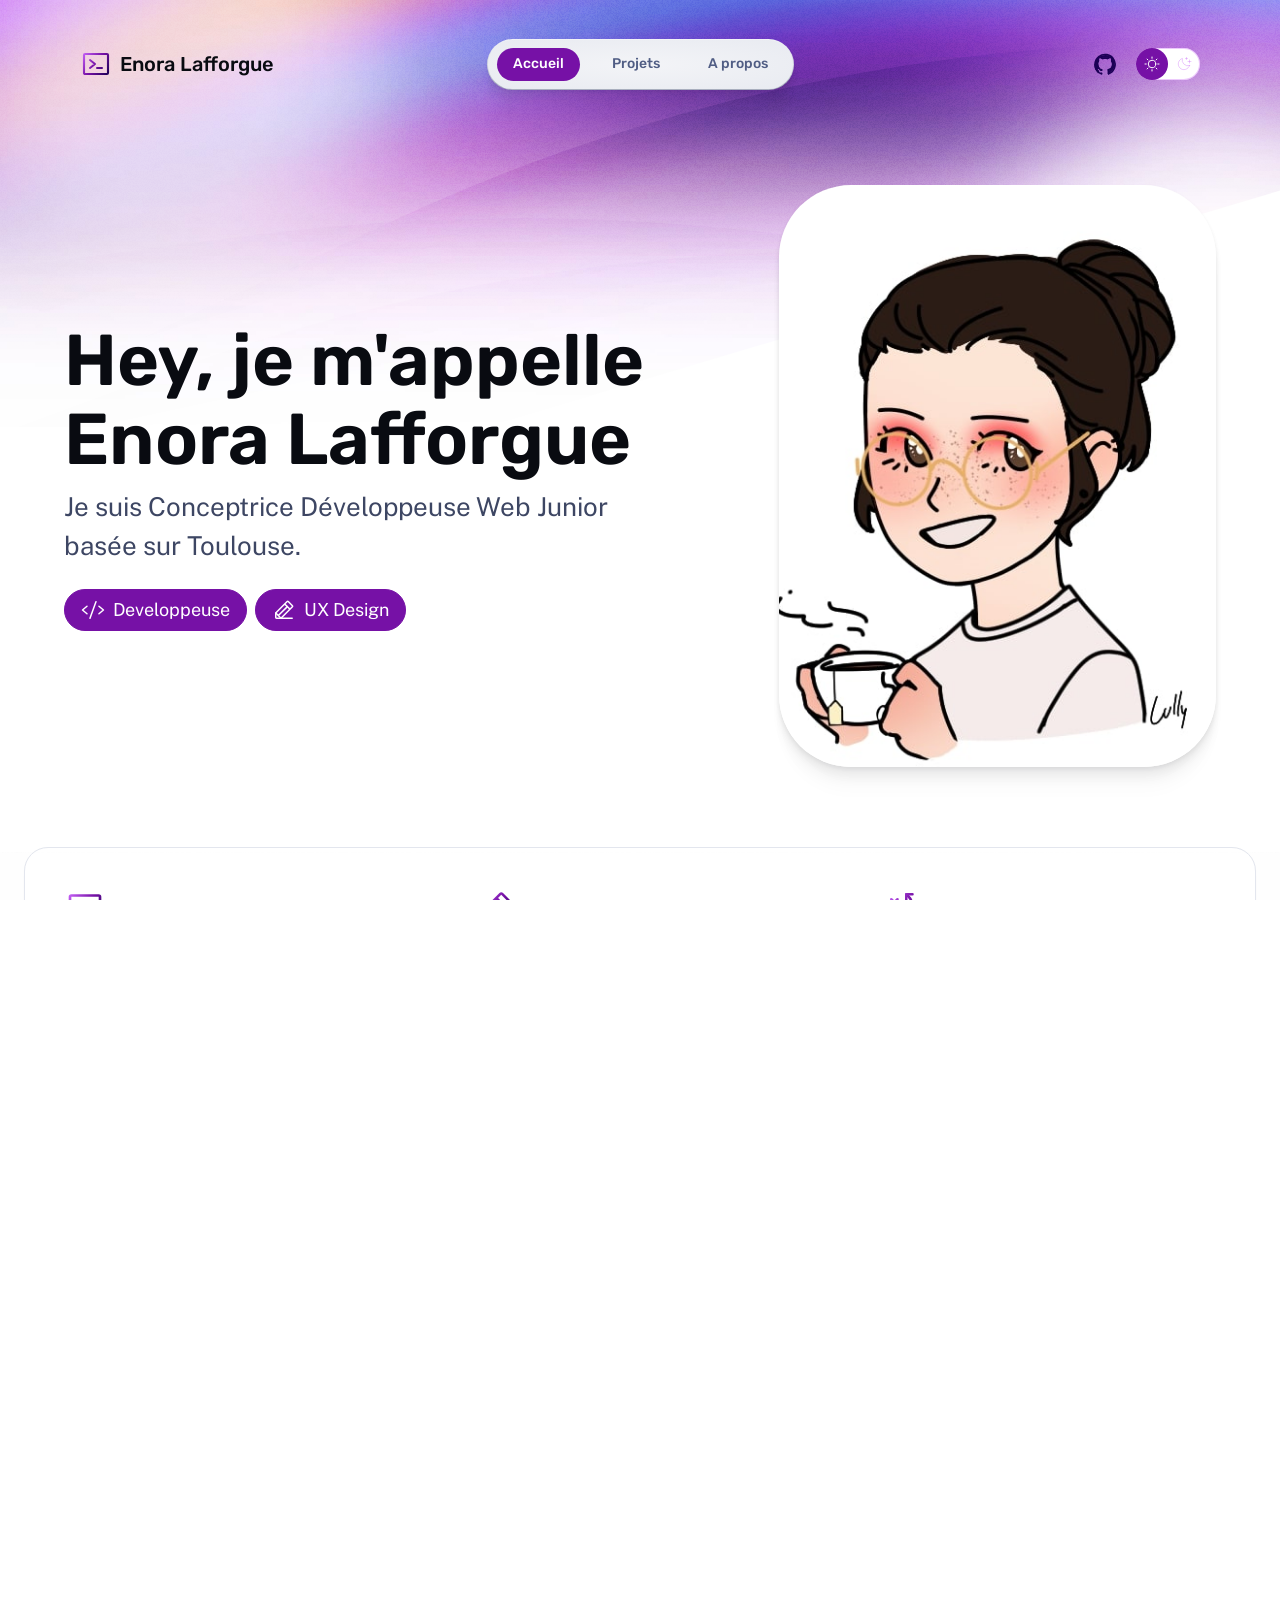
<file: index.html>
<!DOCTYPE html>
<html lang="en" class="astro-37FXCHFA">
	<head>
		<meta charset="UTF-8">
<meta name="description" property="og:description" content="Portfolio de Enora Lafforgue">
<meta name="viewport" content="width=device-width">
<meta name="generator" content="Astro v2.2.3">
<title>Enora Lafforgue: Portfolio</title>

<link rel="icon" type="image/svg+xml" href="/favicon.svg">
<link rel="preconnect" href="https://fonts.googleapis.com">
<link rel="preconnect" href="https://fonts.gstatic.com" crossorigin>
<link href="https://fonts.googleapis.com/css2?family=Public+Sans:ital,wght@0,400;0,700;1,400&family=Rubik:wght@500;600&display=swap" rel="stylesheet">

<script>
	// This code is inlined in the head to make dark mode instant & blocking.
	const getThemePreference = () => {
		if (typeof localStorage !== 'undefined' && localStorage.getItem('theme')) {
			return localStorage.getItem('theme');
		}
		return window.matchMedia('(prefers-color-scheme: dark)').matches ? 'dark' : 'light';
	};
	const isDark = getThemePreference() === 'dark';
	document.documentElement.classList[isDark ? 'add' : 'remove']('theme-dark');

	if (typeof localStorage !== 'undefined') {
		// Watch the document element and persist user preference when it changes.
		const observer = new MutationObserver(() => {
			const isDark = document.documentElement.classList.contains('theme-dark');
			localStorage.setItem('theme', isDark ? 'dark' : 'light');
		});
		observer.observe(document.documentElement, { attributes: true, attributeFilter: ['class'] });
	}
</script>
	<link rel="stylesheet" href="/_astro/404.8e7ccd6e.css" />
<link rel="stylesheet" href="/_astro/index.95ab5b83.css" />
<link rel="stylesheet" href="/_astro/index.d2e14741.css" />
<link rel="stylesheet" href="/_astro/a-propos.8c3abb9f.css" />
<link rel="stylesheet" href="/_astro/index.e0da855c.css" />
<link rel="stylesheet" href="/_astro/a-propos.93ec11f1.css" /><script type="module">addEventListener("load",()=>document.documentElement.classList.add("loaded"));class i extends HTMLElement{constructor(){super(),this.appendChild(this.querySelector("template").content.cloneNode(!0));const e=this.querySelector("button"),t=document.getElementById("menu-content");t.hidden=!0;const n=s=>{e.setAttribute("aria-expanded",s?"true":"false"),t.hidden=!s};e.addEventListener("click",()=>n(t.hidden));const d=s=>{n(s.matches),e.hidden=s.matches},c=window.matchMedia("(min-width: 50em)");d(c),c.addEventListener("change",d)}}customElements.define("menu-button",i);class r extends HTMLElement{constructor(){super();const e=this.querySelector("button"),t=n=>{document.documentElement.classList[n?"add":"remove"]("theme-dark"),e.setAttribute("aria-pressed",String(n))};e.addEventListener("click",()=>t(!this.isDark())),t(this.isDark())}isDark(){return document.documentElement.classList.contains("theme-dark")}}customElements.define("theme-toggle",r);
</script></head>
	<body class="astro-37FXCHFA">
		<div class="stack backgrounds astro-37FXCHFA">
			<nav class="astro-DMQPWCEC">
	<div class="menu-header astro-DMQPWCEC">
		<a href="/" class="site-title astro-DMQPWCEC">
			<svg xmlns="http://www.w3.org/2000/svg" width="40" height="40" viewBox="0 0 256 256" aria-hidden="true" stroke="url(#icon-gradient-2g33p4y4r)" fill="url(#icon-gradient-2g33p4y4r)" style="--size:1.6em" class="astro-PATNJMLL">
	<g class="astro-PATNJMLL"><path fill="none" stroke-linecap="round" stroke-linejoin="round" stroke-width="16" d="m80 96 40 32-40 32m56 0h40"/><rect width="192" height="160" x="32" y="48" fill="none" stroke-linecap="round" stroke-linejoin="round" stroke-width="16.97" rx="8.5"/></g>
	<linearGradient id="icon-gradient-2g33p4y4r" x1="23" x2="235" y1="43" y2="202" gradientUnits="userSpaceOnUse" class="astro-PATNJMLL">
				<stop stop-color="var(--gradient-stop-1)" class="astro-PATNJMLL"></stop>
				<stop offset=".5" stop-color="var(--gradient-stop-2)" class="astro-PATNJMLL"></stop>
				<stop offset="1" stop-color="var(--gradient-stop-3)" class="astro-PATNJMLL"></stop>
			</linearGradient>
</svg>
			Enora Lafforgue
		</a>
		<menu-button class="astro-DMQPWCEC">
			<template class="astro-DMQPWCEC">
				<button class="menu-button astro-DMQPWCEC" aria-expanded="false">
					<span class="sr-only astro-DMQPWCEC">Menu</span>
					<svg xmlns="http://www.w3.org/2000/svg" width="40" height="40" viewBox="0 0 256 256" aria-hidden="true" stroke="currentcolor" fill="currentcolor" class="astro-PATNJMLL">
	<g class="astro-PATNJMLL"><path stroke-linecap="round" stroke-linejoin="round" stroke-width="16" d="M40 128h176M40 64h176M40 192h176"/></g>
	
</svg>
				</button>
			</template>
		</menu-button>
	</div>
	<div id="menu-content" class="astro-DMQPWCEC">
		<ul class="nav-items astro-DMQPWCEC">
			<li class="astro-DMQPWCEC">
						<a aria-current="true" class="link active astro-DMQPWCEC" href="/">
							Accueil
						</a>
					</li><li class="astro-DMQPWCEC">
						<a class="link astro-DMQPWCEC" href="/projets/">
							Projets
						</a>
					</li><li class="astro-DMQPWCEC">
						<a class="link astro-DMQPWCEC" href="/a-propos/">
							A propos
						</a>
					</li>
		</ul>
		<div class="menu-footer astro-DMQPWCEC">
			<div class="socials astro-DMQPWCEC">
				<a href="https://github.com/EnoLaf" class="social astro-DMQPWCEC">
							<span class="sr-only astro-DMQPWCEC">GitHub</span>
							<svg xmlns="http://www.w3.org/2000/svg" width="40" height="40" viewBox="0 0 256 256" aria-hidden="true" stroke="currentcolor" fill="currentcolor" class="astro-PATNJMLL">
	<g class="astro-PATNJMLL"><g stroke-linecap="round" stroke-linejoin="round"><path fill="none" stroke-width="14.7" d="M55.7 167.2c13.9 1 21.3 13.1 22.2 14.6 4.2 7.2 10.4 9.6 18.3 7.1l1.1-3.4a60.3 60.3 0 0 1-25.8-11.9c-12-10.1-18-25.6-18-46.3"/><path fill="none" stroke-width="16" d="M61.4 205.1a24.5 24.5 0 0 1-3-6.1c-3.2-7.9-7.1-10.6-7.8-11.1l-1-.6c-2.4-1.6-9.5-6.5-7.2-13.9 1.4-4.5 6-7.2 12.3-7.2h.8c4 .3 7.6 1.5 10.7 3.2-9.1-10.1-13.6-24.3-13.6-42.3 0-11.3 3.5-21.7 10.1-30.4A46.7 46.7 0 0 1 65 67.3a8.3 8.3 0 0 1 5-4.7c2.8-.9 13.3-2.7 33.2 9.9a105 105 0 0 1 50.5 0c19.9-12.6 30.4-10.8 33.2-9.9 2.3.7 4.1 2.4 5 4.7 5 12.7 4 23.2 2.6 29.4 6.7 8.7 10 18.9 10 30.4 0 42.6-25.8 54.7-43.6 58.7 1.4 4.1 2.2 8.8 2.2 13.7l-.1 23.4v2.3"/><path fill="none" stroke-width="16" d="M160.9 185.7c1.4 4.1 2.2 8.8 2.2 13.7l-.1 23.4v2.3A98.6 98.6 0 1 0 61.4 205c-1.4-2.1-11.3-17.5-11.8-17.8-2.4-1.6-9.5-6.5-7.2-13.9 1.4-4.5 6-7.2 12.3-7.2h.8c4 .3 7.6 1.5 10.7 3.2-9.1-10.1-13.6-24.3-13.6-42.3 0-11.3 3.5-21.7 10.1-30.4A46.4 46.4 0 0 1 65 67.3a8.3 8.3 0 0 1 5-4.7c2.8-.9 13.3-2.7 33.2 9.9a105 105 0 0 1 50.5 0c19.9-12.6 30.4-10.8 33.2-9.9 2.3.7 4.1 2.4 5 4.7 5 12.7 4 23.2 2.6 29.4 6.7 8.7 10 18.9 10 30.4.1 42.6-25.8 54.7-43.6 58.6z"/><path fill="none" stroke-width="18.7" d="m170.1 203.3 17.3-12 17.2-18.7 9.5-26.6v-27.9l-9.5-27.5" /><path fill="none" stroke-width="22.7" d="m92.1 57.3 23.3-4.6 18.7-1.4 29.3 5.4m-110 32.6-8 16-4 21.4.6 20.3 3.4 13" /><path fill="none" stroke-width="13.3" d="M28.8 133a100 100 0 0 0 66.9 94.4v-8.7c-22.4 1.8-33-11.5-35.6-19.8-3.4-8.6-7.8-11.4-8.5-11.8"/></g></g>
	
</svg>
						</a>
			</div>

			<div class="theme-toggle astro-DMQPWCEC">
				<theme-toggle class="astro-X3PJSKD3">
	<button class="astro-X3PJSKD3">
		<span class="sr-only astro-X3PJSKD3">Dark theme</span>
		<span class="icon light astro-X3PJSKD3"><svg xmlns="http://www.w3.org/2000/svg" width="40" height="40" viewBox="0 0 256 256" aria-hidden="true" stroke="currentcolor" fill="currentcolor" class="astro-PATNJMLL">
	<g class="astro-PATNJMLL"><circle cx="128" cy="128" r="60" fill="none" stroke-linecap="round" stroke-linejoin="round" stroke-width="16"/><path fill="none" stroke-linecap="round" stroke-linejoin="round" stroke-width="16" d="M128 36V16M63 63 49 49m-13 79H16m47 65-14 14m79 13v20m65-47 14 14m13-79h20m-47-65 14-14"/></g>
	
</svg></span>
		<span class="icon dark astro-X3PJSKD3"><svg xmlns="http://www.w3.org/2000/svg" width="40" height="40" viewBox="0 0 256 256" aria-hidden="true" stroke="currentcolor" fill="currentcolor" class="astro-PATNJMLL">
	<g class="astro-PATNJMLL"><path fill="none" stroke-linecap="round" stroke-linejoin="round" stroke-width="16" d="M216 112V64m24 24h-48m-24-64v32m16-16h-32m65 113A92 92 0 0 1 103 39h0a92 92 0 1 0 114 114Z"/></g>
	
</svg></span>
	</button>
</theme-toggle>
			</div>
		</div>
	</div>
</nav>
			
	<div class="stack gap-20 lg:gap-48 astro-J7PV25F6">
		<div class="wrapper stack gap-8 lg:gap-20 astro-J7PV25F6">
			<header class="hero astro-J7PV25F6">
				<header class="hero stack gap-4 start astro-BBE6DXRZ">
	<div class="stack gap-2 astro-BBE6DXRZ">
		<h1 class="title astro-BBE6DXRZ">Hey, je m&#39;appelle Enora Lafforgue</h1>
		<p class="tagline astro-BBE6DXRZ">Je suis Conceptrice Développeuse Web Junior basée sur Toulouse.</p>
	</div>
	
					<div class="roles astro-J7PV25F6">
						<div class="pill astro-2QEYWK4B"><svg xmlns="http://www.w3.org/2000/svg" width="40" height="40" viewBox="0 0 256 256" aria-hidden="true" stroke="currentcolor" fill="currentcolor" style="--size:1.33em" class="astro-PATNJMLL">
	<g class="astro-PATNJMLL"><path fill="none" stroke-linecap="round" stroke-linejoin="round" stroke-width="16" d="m64 88-48 40 48 40m128-80 48 40-48 40M160 40 96 216"/></g>
	
</svg> Developpeuse</div>
						<div class="pill astro-2QEYWK4B"><svg xmlns="http://www.w3.org/2000/svg" width="40" height="40" viewBox="0 0 256 256" aria-hidden="true" stroke="currentcolor" fill="currentcolor" style="--size:1.33em" class="astro-PATNJMLL">
	<g class="astro-PATNJMLL"><path fill="none" stroke-linecap="round" stroke-linejoin="round" stroke-width="16" d="M96 216H48a8 8 0 0 1-8-8v-44.7a7.9 7.9 0 0 1 2.3-5.6l120-120a8 8 0 0 1 11.4 0l44.6 44.6a8 8 0 0 1 0 11.4Zm40-152 56 56"/><path fill="none" stroke-linecap="round" stroke-linejoin="round" stroke-width="16" d="M216 216H96l-55.5-55.5M164 92l-96 96"/></g>
	
</svg> UX Design</div>
					</div>
				
</header>

				<img alt="Enora Lafforgue" width="480" height="620" src="/assets/portrait.jpg" class="astro-J7PV25F6">
			</header>

			<section class="box skills astro-AB4IHPZS">
	<div class="stack gap-2 lg:gap-4 astro-AB4IHPZS">
		<svg xmlns="http://www.w3.org/2000/svg" width="40" height="40" viewBox="0 0 256 256" aria-hidden="true" stroke="url(#icon-gradient-flhwgizj)" fill="url(#icon-gradient-flhwgizj)" style="--size:2.5rem" class="astro-PATNJMLL">
	<g class="astro-PATNJMLL"><path fill="none" stroke-linecap="round" stroke-linejoin="round" stroke-width="16" d="m80 96 40 32-40 32m56 0h40"/><rect width="192" height="160" x="32" y="48" fill="none" stroke-linecap="round" stroke-linejoin="round" stroke-width="16.97" rx="8.5"/></g>
	<linearGradient id="icon-gradient-flhwgizj" x1="23" x2="235" y1="43" y2="202" gradientUnits="userSpaceOnUse" class="astro-PATNJMLL">
				<stop stop-color="var(--gradient-stop-1)" class="astro-PATNJMLL"></stop>
				<stop offset=".5" stop-color="var(--gradient-stop-2)" class="astro-PATNJMLL"></stop>
				<stop offset="1" stop-color="var(--gradient-stop-3)" class="astro-PATNJMLL"></stop>
			</linearGradient>
</svg>
		<h2 class="astro-AB4IHPZS">Dev Web</h2>
		<p class="astro-AB4IHPZS">HTML, CSS, JavaScript, Vue.js, Python, PHP, Symfony, MySql</p>
	</div>
	<div class="stack gap-2 lg:gap-4 astro-AB4IHPZS">
		<svg xmlns="http://www.w3.org/2000/svg" width="40" height="40" viewBox="0 0 256 256" aria-hidden="true" stroke="url(#icon-gradient-1noskwmz9)" fill="url(#icon-gradient-1noskwmz9)" style="--size:2.5rem" class="astro-PATNJMLL">
	<g class="astro-PATNJMLL"><path fill="none" stroke-linecap="round" stroke-linejoin="round" stroke-width="16" d="M96 216H48a8 8 0 0 1-8-8v-44.7a7.9 7.9 0 0 1 2.3-5.6l120-120a8 8 0 0 1 11.4 0l44.6 44.6a8 8 0 0 1 0 11.4Zm40-152 56 56"/><path fill="none" stroke-linecap="round" stroke-linejoin="round" stroke-width="16" d="M216 216H96l-55.5-55.5M164 92l-96 96"/></g>
	<linearGradient id="icon-gradient-1noskwmz9" x1="23" x2="235" y1="43" y2="202" gradientUnits="userSpaceOnUse" class="astro-PATNJMLL">
				<stop stop-color="var(--gradient-stop-1)" class="astro-PATNJMLL"></stop>
				<stop offset=".5" stop-color="var(--gradient-stop-2)" class="astro-PATNJMLL"></stop>
				<stop offset="1" stop-color="var(--gradient-stop-3)" class="astro-PATNJMLL"></stop>
			</linearGradient>
</svg>
		<h2 class="astro-AB4IHPZS">Design</h2>
		<p class="astro-AB4IHPZS">Figma, Framer, Blender, Aseprite</p>
	</div>
	<div class="stack gap-2 lg:gap-4 astro-AB4IHPZS">
		<svg xmlns="http://www.w3.org/2000/svg" width="40" height="40" viewBox="0 0 256 256" aria-hidden="true" stroke="url(#icon-gradient-2nhjmadny)" fill="url(#icon-gradient-2nhjmadny)" style="--size:2.5rem" class="astro-PATNJMLL">
	<g class="astro-PATNJMLL"><circle cx="68" cy="188" r="28" fill="none" stroke-linecap="round" stroke-linejoin="round" stroke-width="16"/><path fill="none" stroke-linecap="round" stroke-linejoin="round" stroke-width="16" d="m40 72 40 40m0-40-40 40m136 56 40 40m0-40-40 40M136 80V40h40"/><path fill="none" stroke-linecap="round" stroke-linejoin="round" stroke-width="16" d="m136 40 16 16c40 40 8 88-24 96"/></g>
	<linearGradient id="icon-gradient-2nhjmadny" x1="23" x2="235" y1="43" y2="202" gradientUnits="userSpaceOnUse" class="astro-PATNJMLL">
				<stop stop-color="var(--gradient-stop-1)" class="astro-PATNJMLL"></stop>
				<stop offset=".5" stop-color="var(--gradient-stop-2)" class="astro-PATNJMLL"></stop>
				<stop offset="1" stop-color="var(--gradient-stop-3)" class="astro-PATNJMLL"></stop>
			</linearGradient>
</svg>
		<h2 class="astro-AB4IHPZS">Autre</h2>
		<p class="astro-AB4IHPZS">Arduino, Jira, Trello, Confluence</p>
	</div>
</section>
		</div>

		<main class="wrapper stack gap-20 lg:gap-48 astro-J7PV25F6">
			<section class="section with-background with-cta astro-J7PV25F6">
				<header class="section-header stack gap-2 lg:gap-4 astro-J7PV25F6">
					<h3 class="astro-J7PV25F6">Mes derniers projets</h3>
					<p class="astro-J7PV25F6">Découvrez mes derniers projets réalisés en cours ou pour moi-même.</p>
				</header>

				<div class="gallery astro-J7PV25F6">
					<ul class="grid offset astro-VC5TSDMU">
	<li class="astro-J7PV25F6">
									<a class="card astro-LGKM4U2A" href="/projets/paw">
	<span class="title astro-LGKM4U2A">PAW</span>
	<img src="/assets/paw_logo.png" alt="Paw logo" loading="lazy" decoding="async" class="astro-LGKM4U2A">
</a>
								</li><li class="astro-J7PV25F6">
									<a class="card astro-LGKM4U2A" href="/projets/loceat">
	<span class="title astro-LGKM4U2A">Loc&#39;Eat</span>
	<img src="/assets/loceat_logo.png" alt="Loc'Eat Logo" loading="lazy" decoding="async" class="astro-LGKM4U2A">
</a>
								</li><li class="astro-J7PV25F6">
									<a class="card astro-LGKM4U2A" href="/projets/pal">
	<span class="title astro-LGKM4U2A">PAL</span>
	<img src="/assets/pal_logo.png" alt="PAL logo" loading="lazy" decoding="async" class="astro-LGKM4U2A">
</a>
								</li><li class="astro-J7PV25F6">
									<a class="card astro-LGKM4U2A" href="/projets/les-cours-forrest">
	<span class="title astro-LGKM4U2A">Les Cours Forrest</span>
	<img src="/assets/forrest_logo.png" alt="Les Cours Forrest Logo" loading="lazy" decoding="async" class="astro-LGKM4U2A">
</a>
								</li>
</ul>
				</div>

				<div class="cta astro-J7PV25F6">
					<a href="/projets/" class="astro-BALV45LP">
						Voir Plus
						<svg xmlns="http://www.w3.org/2000/svg" width="40" height="40" viewBox="0 0 256 256" aria-hidden="true" stroke="currentcolor" fill="currentcolor" style="--size:1.2em" class="astro-PATNJMLL">
	<g class="astro-PATNJMLL"><path fill="none" stroke-linecap="round" stroke-linejoin="round" stroke-width="16" d="M40 128h176m-72-72 72 72-72 72"/></g>
	
</svg>
					</a>
				</div>
			</section>

		</main>

		<aside class="astro-RCDZUQ3A">
	<h2 class="astro-RCDZUQ3A">Envie de travailler avec moi?</h2>
	<a href="mailto:enora.lafforgue@gmail.com" class="astro-BALV45LP">
		Contactez moi
		<svg xmlns="http://www.w3.org/2000/svg" width="40" height="40" viewBox="0 0 256 256" aria-hidden="true" stroke="currentcolor" fill="currentcolor" style="--size:1.2em" class="astro-PATNJMLL">
	<g class="astro-PATNJMLL"><path fill="none" stroke-linecap="round" stroke-linejoin="round" stroke-width="16" d="M210.3 35.9 23.9 88.4a8 8 0 0 0-1.2 15l85.6 40.5a7.8 7.8 0 0 1 3.8 3.8l40.5 85.6a8 8 0 0 0 15-1.2l52.5-186.4a7.9 7.9 0 0 0-9.8-9.8Zm-99.4 109.2 45.2-45.2"/></g>
	
</svg>
	</a>
</aside>
	</div>

			<footer class="astro-SZ7XMLTE">
	<div class="group astro-SZ7XMLTE">
		<p class="astro-SZ7XMLTE">
			Designed & Developed in Portland with <a href="https://astro.build/" class="astro-SZ7XMLTE">Astro</a>
			<svg xmlns="http://www.w3.org/2000/svg" width="40" height="40" viewBox="0 0 256 256" aria-hidden="true" stroke="currentcolor" fill="currentcolor" style="--size:1.2em" class="astro-PATNJMLL">
	<g class="astro-PATNJMLL"><path fill="none" stroke-linecap="round" stroke-linejoin="round" stroke-width="16" d="M94.1 184.6c-11.4 33.9-56.6 33.9-56.6 33.9s0-45.2 33.9-56.6m124.5-56.5L128 173.3 82.7 128l67.9-67.9C176.3 34.4 202 34.7 213 36.3a7.8 7.8 0 0 1 6.7 6.7c1.6 11 1.9 36.7-23.8 62.4Z"/><path fill="none" stroke-linecap="round" stroke-linejoin="round" stroke-width="16" d="M184.6 116.7v64.6a8 8 0 0 1-2.4 5.6l-32.3 32.4a8 8 0 0 1-13.5-4.1l-8.4-41.9m11.3-101.9H74.7a8 8 0 0 0-5.6 2.4l-32.4 32.3a8 8 0 0 0 4.1 13.5l41.9 8.4"/></g>
	
</svg>
		</p>
		<p class="astro-SZ7XMLTE">&copy; 2023 Enora Lafforgue</p>
	</div>
	<p class="socials astro-SZ7XMLTE">
		<a href="https://github.com/EnoLaf" class="astro-SZ7XMLTE"> GitHub</a>
	</p>
</footer>
		</div>

		

		
	</body>
</html>
</file>
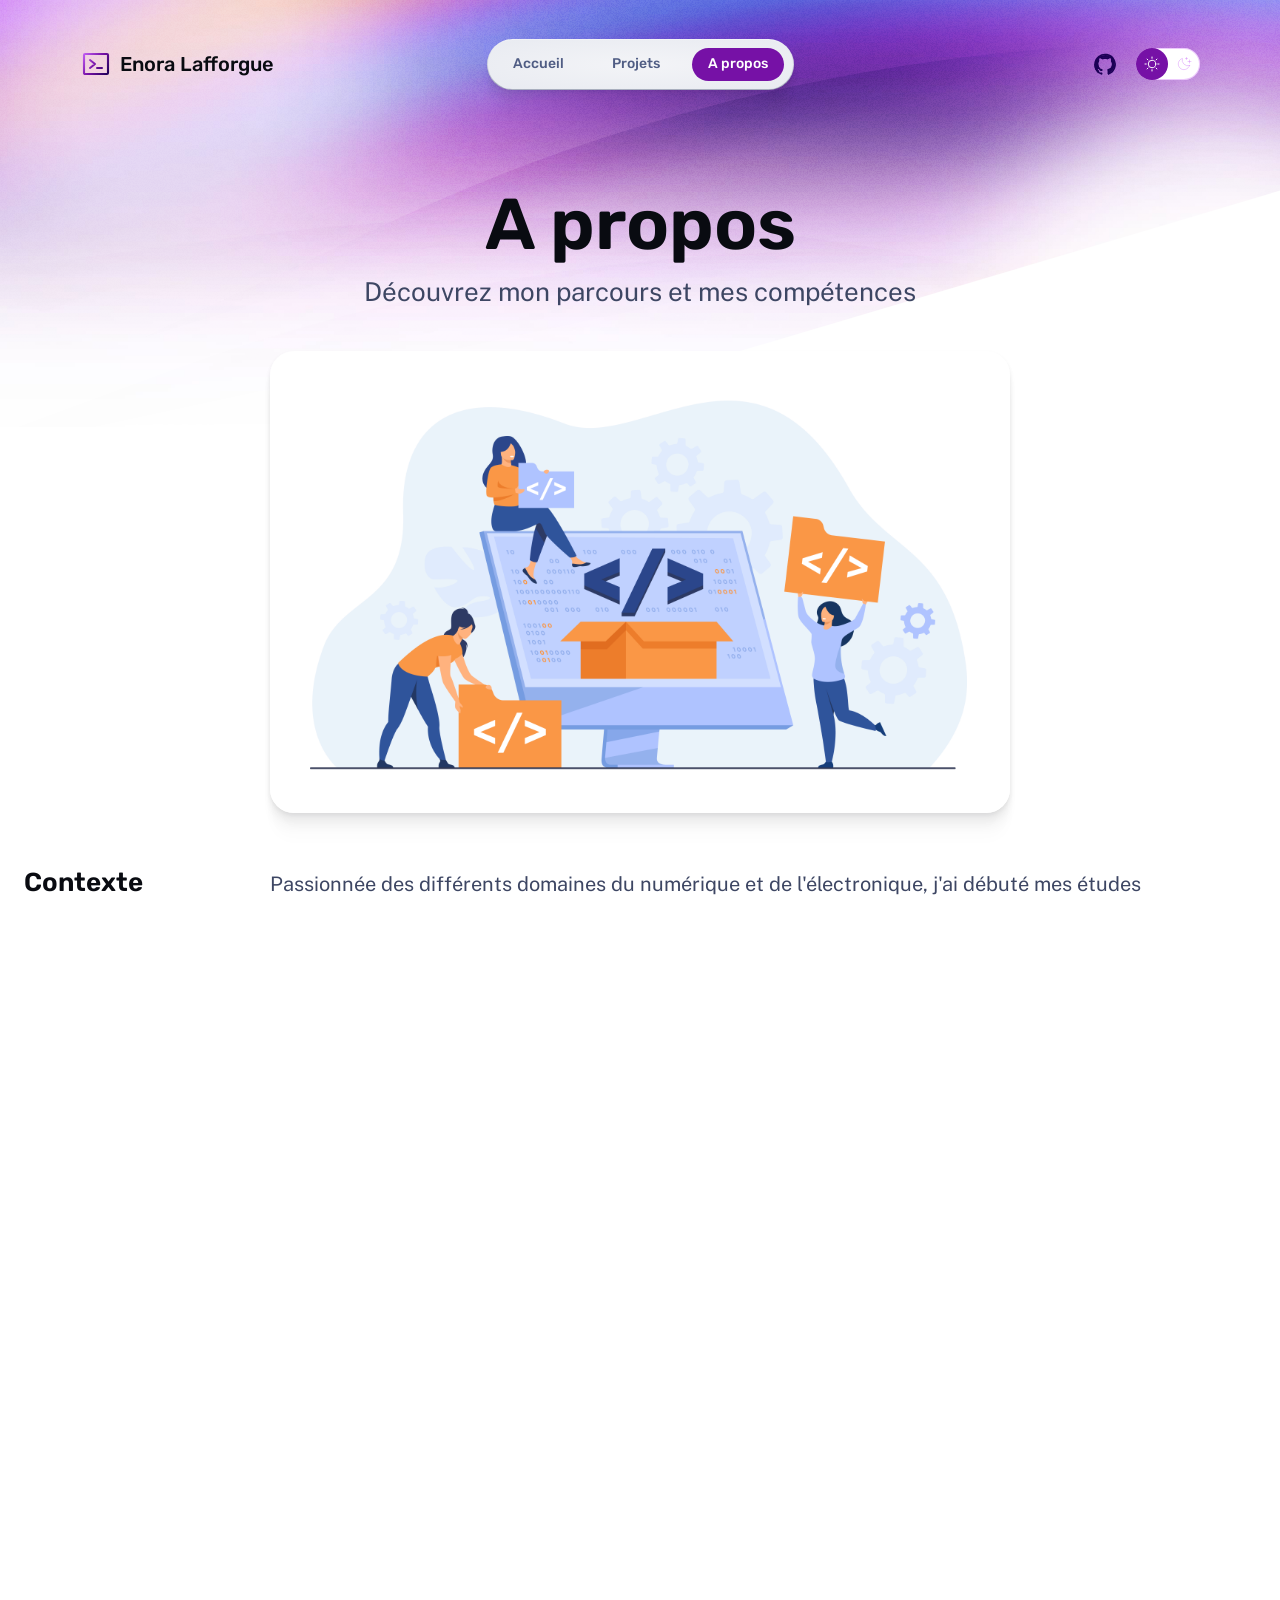
<file: a-propos/index.html>
<!DOCTYPE html>
<html lang="en" class="astro-37FXCHFA">
	<head>
		<meta charset="UTF-8">
<meta name="description" property="og:description" content="A propos de moi">
<meta name="viewport" content="width=device-width">
<meta name="generator" content="Astro v2.2.3">
<title>A propos | Enora Lafforgue</title>

<link rel="icon" type="image/svg+xml" href="/favicon.svg">
<link rel="preconnect" href="https://fonts.googleapis.com">
<link rel="preconnect" href="https://fonts.gstatic.com" crossorigin>
<link href="https://fonts.googleapis.com/css2?family=Public+Sans:ital,wght@0,400;0,700;1,400&family=Rubik:wght@500;600&display=swap" rel="stylesheet">

<script>
	// This code is inlined in the head to make dark mode instant & blocking.
	const getThemePreference = () => {
		if (typeof localStorage !== 'undefined' && localStorage.getItem('theme')) {
			return localStorage.getItem('theme');
		}
		return window.matchMedia('(prefers-color-scheme: dark)').matches ? 'dark' : 'light';
	};
	const isDark = getThemePreference() === 'dark';
	document.documentElement.classList[isDark ? 'add' : 'remove']('theme-dark');

	if (typeof localStorage !== 'undefined') {
		// Watch the document element and persist user preference when it changes.
		const observer = new MutationObserver(() => {
			const isDark = document.documentElement.classList.contains('theme-dark');
			localStorage.setItem('theme', isDark ? 'dark' : 'light');
		});
		observer.observe(document.documentElement, { attributes: true, attributeFilter: ['class'] });
	}
</script>
	<link rel="stylesheet" href="/_astro/404.8e7ccd6e.css" />
<link rel="stylesheet" href="/_astro/a-propos.8c3abb9f.css" />
<link rel="stylesheet" href="/_astro/a-propos.e65dad21.css" />
<link rel="stylesheet" href="/_astro/a-propos.93ec11f1.css" /><script type="module">addEventListener("load",()=>document.documentElement.classList.add("loaded"));class i extends HTMLElement{constructor(){super(),this.appendChild(this.querySelector("template").content.cloneNode(!0));const e=this.querySelector("button"),t=document.getElementById("menu-content");t.hidden=!0;const n=s=>{e.setAttribute("aria-expanded",s?"true":"false"),t.hidden=!s};e.addEventListener("click",()=>n(t.hidden));const d=s=>{n(s.matches),e.hidden=s.matches},c=window.matchMedia("(min-width: 50em)");d(c),c.addEventListener("change",d)}}customElements.define("menu-button",i);class r extends HTMLElement{constructor(){super();const e=this.querySelector("button"),t=n=>{document.documentElement.classList[n?"add":"remove"]("theme-dark"),e.setAttribute("aria-pressed",String(n))};e.addEventListener("click",()=>t(!this.isDark())),t(this.isDark())}isDark(){return document.documentElement.classList.contains("theme-dark")}}customElements.define("theme-toggle",r);
</script></head>
	<body class="astro-37FXCHFA">
		<div class="stack backgrounds astro-37FXCHFA">
			<nav class="astro-DMQPWCEC">
	<div class="menu-header astro-DMQPWCEC">
		<a href="/" class="site-title astro-DMQPWCEC">
			<svg xmlns="http://www.w3.org/2000/svg" width="40" height="40" viewBox="0 0 256 256" aria-hidden="true" stroke="url(#icon-gradient-14tv22h3i)" fill="url(#icon-gradient-14tv22h3i)" style="--size:1.6em" class="astro-PATNJMLL">
	<g class="astro-PATNJMLL"><path fill="none" stroke-linecap="round" stroke-linejoin="round" stroke-width="16" d="m80 96 40 32-40 32m56 0h40"/><rect width="192" height="160" x="32" y="48" fill="none" stroke-linecap="round" stroke-linejoin="round" stroke-width="16.97" rx="8.5"/></g>
	<linearGradient id="icon-gradient-14tv22h3i" x1="23" x2="235" y1="43" y2="202" gradientUnits="userSpaceOnUse" class="astro-PATNJMLL">
				<stop stop-color="var(--gradient-stop-1)" class="astro-PATNJMLL"></stop>
				<stop offset=".5" stop-color="var(--gradient-stop-2)" class="astro-PATNJMLL"></stop>
				<stop offset="1" stop-color="var(--gradient-stop-3)" class="astro-PATNJMLL"></stop>
			</linearGradient>
</svg>
			Enora Lafforgue
		</a>
		<menu-button class="astro-DMQPWCEC">
			<template class="astro-DMQPWCEC">
				<button class="menu-button astro-DMQPWCEC" aria-expanded="false">
					<span class="sr-only astro-DMQPWCEC">Menu</span>
					<svg xmlns="http://www.w3.org/2000/svg" width="40" height="40" viewBox="0 0 256 256" aria-hidden="true" stroke="currentcolor" fill="currentcolor" class="astro-PATNJMLL">
	<g class="astro-PATNJMLL"><path stroke-linecap="round" stroke-linejoin="round" stroke-width="16" d="M40 128h176M40 64h176M40 192h176"/></g>
	
</svg>
				</button>
			</template>
		</menu-button>
	</div>
	<div id="menu-content" class="astro-DMQPWCEC">
		<ul class="nav-items astro-DMQPWCEC">
			<li class="astro-DMQPWCEC">
						<a class="link astro-DMQPWCEC" href="/">
							Accueil
						</a>
					</li><li class="astro-DMQPWCEC">
						<a class="link astro-DMQPWCEC" href="/projets/">
							Projets
						</a>
					</li><li class="astro-DMQPWCEC">
						<a aria-current="true" class="link active astro-DMQPWCEC" href="/a-propos/">
							A propos
						</a>
					</li>
		</ul>
		<div class="menu-footer astro-DMQPWCEC">
			<div class="socials astro-DMQPWCEC">
				<a href="https://github.com/EnoLaf" class="social astro-DMQPWCEC">
							<span class="sr-only astro-DMQPWCEC">GitHub</span>
							<svg xmlns="http://www.w3.org/2000/svg" width="40" height="40" viewBox="0 0 256 256" aria-hidden="true" stroke="currentcolor" fill="currentcolor" class="astro-PATNJMLL">
	<g class="astro-PATNJMLL"><g stroke-linecap="round" stroke-linejoin="round"><path fill="none" stroke-width="14.7" d="M55.7 167.2c13.9 1 21.3 13.1 22.2 14.6 4.2 7.2 10.4 9.6 18.3 7.1l1.1-3.4a60.3 60.3 0 0 1-25.8-11.9c-12-10.1-18-25.6-18-46.3"/><path fill="none" stroke-width="16" d="M61.4 205.1a24.5 24.5 0 0 1-3-6.1c-3.2-7.9-7.1-10.6-7.8-11.1l-1-.6c-2.4-1.6-9.5-6.5-7.2-13.9 1.4-4.5 6-7.2 12.3-7.2h.8c4 .3 7.6 1.5 10.7 3.2-9.1-10.1-13.6-24.3-13.6-42.3 0-11.3 3.5-21.7 10.1-30.4A46.7 46.7 0 0 1 65 67.3a8.3 8.3 0 0 1 5-4.7c2.8-.9 13.3-2.7 33.2 9.9a105 105 0 0 1 50.5 0c19.9-12.6 30.4-10.8 33.2-9.9 2.3.7 4.1 2.4 5 4.7 5 12.7 4 23.2 2.6 29.4 6.7 8.7 10 18.9 10 30.4 0 42.6-25.8 54.7-43.6 58.7 1.4 4.1 2.2 8.8 2.2 13.7l-.1 23.4v2.3"/><path fill="none" stroke-width="16" d="M160.9 185.7c1.4 4.1 2.2 8.8 2.2 13.7l-.1 23.4v2.3A98.6 98.6 0 1 0 61.4 205c-1.4-2.1-11.3-17.5-11.8-17.8-2.4-1.6-9.5-6.5-7.2-13.9 1.4-4.5 6-7.2 12.3-7.2h.8c4 .3 7.6 1.5 10.7 3.2-9.1-10.1-13.6-24.3-13.6-42.3 0-11.3 3.5-21.7 10.1-30.4A46.4 46.4 0 0 1 65 67.3a8.3 8.3 0 0 1 5-4.7c2.8-.9 13.3-2.7 33.2 9.9a105 105 0 0 1 50.5 0c19.9-12.6 30.4-10.8 33.2-9.9 2.3.7 4.1 2.4 5 4.7 5 12.7 4 23.2 2.6 29.4 6.7 8.7 10 18.9 10 30.4.1 42.6-25.8 54.7-43.6 58.6z"/><path fill="none" stroke-width="18.7" d="m170.1 203.3 17.3-12 17.2-18.7 9.5-26.6v-27.9l-9.5-27.5" /><path fill="none" stroke-width="22.7" d="m92.1 57.3 23.3-4.6 18.7-1.4 29.3 5.4m-110 32.6-8 16-4 21.4.6 20.3 3.4 13" /><path fill="none" stroke-width="13.3" d="M28.8 133a100 100 0 0 0 66.9 94.4v-8.7c-22.4 1.8-33-11.5-35.6-19.8-3.4-8.6-7.8-11.4-8.5-11.8"/></g></g>
	
</svg>
						</a>
			</div>

			<div class="theme-toggle astro-DMQPWCEC">
				<theme-toggle class="astro-X3PJSKD3">
	<button class="astro-X3PJSKD3">
		<span class="sr-only astro-X3PJSKD3">Dark theme</span>
		<span class="icon light astro-X3PJSKD3"><svg xmlns="http://www.w3.org/2000/svg" width="40" height="40" viewBox="0 0 256 256" aria-hidden="true" stroke="currentcolor" fill="currentcolor" class="astro-PATNJMLL">
	<g class="astro-PATNJMLL"><circle cx="128" cy="128" r="60" fill="none" stroke-linecap="round" stroke-linejoin="round" stroke-width="16"/><path fill="none" stroke-linecap="round" stroke-linejoin="round" stroke-width="16" d="M128 36V16M63 63 49 49m-13 79H16m47 65-14 14m79 13v20m65-47 14 14m13-79h20m-47-65 14-14"/></g>
	
</svg></span>
		<span class="icon dark astro-X3PJSKD3"><svg xmlns="http://www.w3.org/2000/svg" width="40" height="40" viewBox="0 0 256 256" aria-hidden="true" stroke="currentcolor" fill="currentcolor" class="astro-PATNJMLL">
	<g class="astro-PATNJMLL"><path fill="none" stroke-linecap="round" stroke-linejoin="round" stroke-width="16" d="M216 112V64m24 24h-48m-24-64v32m16-16h-32m65 113A92 92 0 0 1 103 39h0a92 92 0 1 0 114 114Z"/></g>
	
</svg></span>
	</button>
</theme-toggle>
			</div>
		</div>
	</div>
</nav>
			
	<div class="stack gap-20 astro-XP7OEIM3">
		<main class="wrapper about astro-XP7OEIM3">
			<header class="hero stack gap-4 center astro-BBE6DXRZ">
	<div class="stack gap-2 astro-BBE6DXRZ">
		<h1 class="title astro-BBE6DXRZ">A propos</h1>
		<p class="tagline astro-BBE6DXRZ">Découvrez mon parcours et mes compétences</p>
	</div>
	
				<img width="1553" height="873" src="/assets/at-work.jpg" alt="Image travail" class="astro-XP7OEIM3">
			
</header>

			<section class="astro-XP7OEIM3">
				<h2 class="section-title astro-XP7OEIM3">Contexte</h2>
				<div class="content astro-XP7OEIM3">
					<p class="astro-XP7OEIM3">
						Passionnée des différents domaines du numérique et de l'électronique, j'ai débuté mes 
						études supérieures par un BTS Systèmes Numériques. A la suite de celui-ci, j'ai intégré 
						le CESI dans le cadre de leur formation d'Ingénieur en Systèmes Electriques Electroniques 
						Embarqués, en alternance. J'ai alors développé mes compétences techniques, et j'ai 
						également découvert l'univers de la gestion de projet.
					</p>
					<p class="astro-XP7OEIM3">
						Aujourd'hui, je désire lier dans ma carrière professionnelle technique, créativité et 
						gestion de projet. C'est en ce sens que j'ai débuté mon parcours dans le développement 
						web et mobile. Au cours de ma formation actuelle, j'ai découvert un réel intérêt pour 
						l'UI/UX Design. Souhaitant approfondir ces connaissances, je me dirige vers un Master 
						dans ce domaine.
					</p>
				</div>
			</section>
			<section class="astro-XP7OEIM3">
				<h2 class="section-title astro-XP7OEIM3">Diplomes</h2>
				<div class="content astro-XP7OEIM3">
					<p class="astro-XP7OEIM3">BAC+3 Conceptrice Développeuse Applications Web et Mobiles, BTS Systèmes Numériques</p>
				</div>
			</section>
			<section class="astro-XP7OEIM3">
				<h2 class="section-title astro-XP7OEIM3">Qualités</h2>
				<div class="content astro-XP7OEIM3">
					<p class="astro-XP7OEIM3">Créative, Curieuse, Force de proposition, Travail d'équipe, Partage de connaissances</p>
				</div>
			</section>
		</main>

		<aside class="astro-RCDZUQ3A">
	<h2 class="astro-RCDZUQ3A">Envie de travailler avec moi?</h2>
	<a href="mailto:enora.lafforgue@gmail.com" class="astro-BALV45LP">
		Contactez moi
		<svg xmlns="http://www.w3.org/2000/svg" width="40" height="40" viewBox="0 0 256 256" aria-hidden="true" stroke="currentcolor" fill="currentcolor" style="--size:1.2em" class="astro-PATNJMLL">
	<g class="astro-PATNJMLL"><path fill="none" stroke-linecap="round" stroke-linejoin="round" stroke-width="16" d="M210.3 35.9 23.9 88.4a8 8 0 0 0-1.2 15l85.6 40.5a7.8 7.8 0 0 1 3.8 3.8l40.5 85.6a8 8 0 0 0 15-1.2l52.5-186.4a7.9 7.9 0 0 0-9.8-9.8Zm-99.4 109.2 45.2-45.2"/></g>
	
</svg>
	</a>
</aside>
	</div>

			<footer class="astro-SZ7XMLTE">
	<div class="group astro-SZ7XMLTE">
		<p class="astro-SZ7XMLTE">
			Designed & Developed in Portland with <a href="https://astro.build/" class="astro-SZ7XMLTE">Astro</a>
			<svg xmlns="http://www.w3.org/2000/svg" width="40" height="40" viewBox="0 0 256 256" aria-hidden="true" stroke="currentcolor" fill="currentcolor" style="--size:1.2em" class="astro-PATNJMLL">
	<g class="astro-PATNJMLL"><path fill="none" stroke-linecap="round" stroke-linejoin="round" stroke-width="16" d="M94.1 184.6c-11.4 33.9-56.6 33.9-56.6 33.9s0-45.2 33.9-56.6m124.5-56.5L128 173.3 82.7 128l67.9-67.9C176.3 34.4 202 34.7 213 36.3a7.8 7.8 0 0 1 6.7 6.7c1.6 11 1.9 36.7-23.8 62.4Z"/><path fill="none" stroke-linecap="round" stroke-linejoin="round" stroke-width="16" d="M184.6 116.7v64.6a8 8 0 0 1-2.4 5.6l-32.3 32.4a8 8 0 0 1-13.5-4.1l-8.4-41.9m11.3-101.9H74.7a8 8 0 0 0-5.6 2.4l-32.4 32.3a8 8 0 0 0 4.1 13.5l41.9 8.4"/></g>
	
</svg>
		</p>
		<p class="astro-SZ7XMLTE">&copy; 2023 Enora Lafforgue</p>
	</div>
	<p class="socials astro-SZ7XMLTE">
		<a href="https://github.com/EnoLaf" class="astro-SZ7XMLTE"> GitHub</a>
	</p>
</footer>
		</div>

		

		
	</body>
</html>
</file>
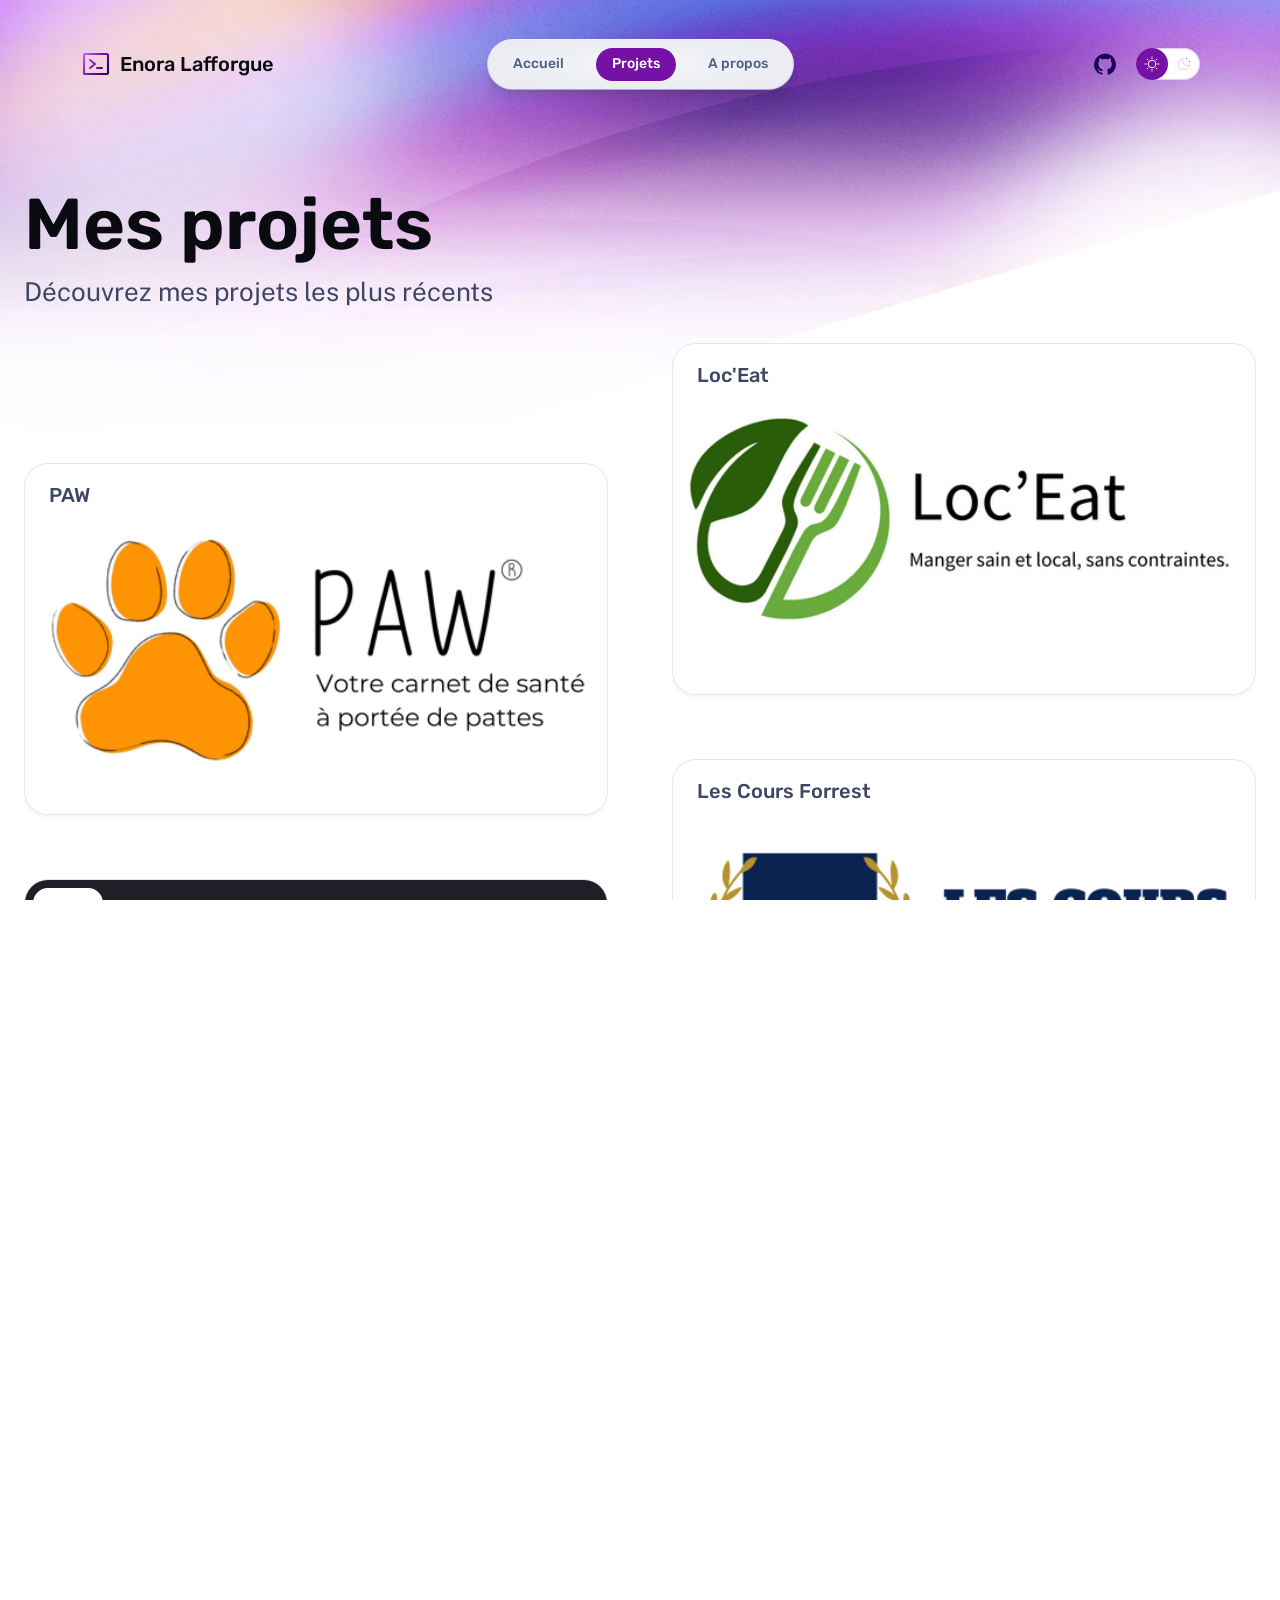
<file: projets/index.html>
<!DOCTYPE html>
<html lang="en" class="astro-37FXCHFA">
	<head>
		<meta charset="UTF-8">
<meta name="description" property="og:description" content="Découvrez mes projets">
<meta name="viewport" content="width=device-width">
<meta name="generator" content="Astro v2.2.3">
<title>Projets | Enora Lafforgue</title>

<link rel="icon" type="image/svg+xml" href="/favicon.svg">
<link rel="preconnect" href="https://fonts.googleapis.com">
<link rel="preconnect" href="https://fonts.gstatic.com" crossorigin>
<link href="https://fonts.googleapis.com/css2?family=Public+Sans:ital,wght@0,400;0,700;1,400&family=Rubik:wght@500;600&display=swap" rel="stylesheet">

<script>
	// This code is inlined in the head to make dark mode instant & blocking.
	const getThemePreference = () => {
		if (typeof localStorage !== 'undefined' && localStorage.getItem('theme')) {
			return localStorage.getItem('theme');
		}
		return window.matchMedia('(prefers-color-scheme: dark)').matches ? 'dark' : 'light';
	};
	const isDark = getThemePreference() === 'dark';
	document.documentElement.classList[isDark ? 'add' : 'remove']('theme-dark');

	if (typeof localStorage !== 'undefined') {
		// Watch the document element and persist user preference when it changes.
		const observer = new MutationObserver(() => {
			const isDark = document.documentElement.classList.contains('theme-dark');
			localStorage.setItem('theme', isDark ? 'dark' : 'light');
		});
		observer.observe(document.documentElement, { attributes: true, attributeFilter: ['class'] });
	}
</script>
	<link rel="stylesheet" href="/_astro/404.8e7ccd6e.css" />
<link rel="stylesheet" href="/_astro/a-propos.8c3abb9f.css" />
<link rel="stylesheet" href="/_astro/index.95ab5b83.css" />
<link rel="stylesheet" href="/_astro/a-propos.93ec11f1.css" /><script type="module">addEventListener("load",()=>document.documentElement.classList.add("loaded"));class i extends HTMLElement{constructor(){super(),this.appendChild(this.querySelector("template").content.cloneNode(!0));const e=this.querySelector("button"),t=document.getElementById("menu-content");t.hidden=!0;const n=s=>{e.setAttribute("aria-expanded",s?"true":"false"),t.hidden=!s};e.addEventListener("click",()=>n(t.hidden));const d=s=>{n(s.matches),e.hidden=s.matches},c=window.matchMedia("(min-width: 50em)");d(c),c.addEventListener("change",d)}}customElements.define("menu-button",i);class r extends HTMLElement{constructor(){super();const e=this.querySelector("button"),t=n=>{document.documentElement.classList[n?"add":"remove"]("theme-dark"),e.setAttribute("aria-pressed",String(n))};e.addEventListener("click",()=>t(!this.isDark())),t(this.isDark())}isDark(){return document.documentElement.classList.contains("theme-dark")}}customElements.define("theme-toggle",r);
</script></head>
	<body class="astro-37FXCHFA">
		<div class="stack backgrounds astro-37FXCHFA">
			<nav class="astro-DMQPWCEC">
	<div class="menu-header astro-DMQPWCEC">
		<a href="/" class="site-title astro-DMQPWCEC">
			<svg xmlns="http://www.w3.org/2000/svg" width="40" height="40" viewBox="0 0 256 256" aria-hidden="true" stroke="url(#icon-gradient-17mxnngsp)" fill="url(#icon-gradient-17mxnngsp)" style="--size:1.6em" class="astro-PATNJMLL">
	<g class="astro-PATNJMLL"><path fill="none" stroke-linecap="round" stroke-linejoin="round" stroke-width="16" d="m80 96 40 32-40 32m56 0h40"/><rect width="192" height="160" x="32" y="48" fill="none" stroke-linecap="round" stroke-linejoin="round" stroke-width="16.97" rx="8.5"/></g>
	<linearGradient id="icon-gradient-17mxnngsp" x1="23" x2="235" y1="43" y2="202" gradientUnits="userSpaceOnUse" class="astro-PATNJMLL">
				<stop stop-color="var(--gradient-stop-1)" class="astro-PATNJMLL"></stop>
				<stop offset=".5" stop-color="var(--gradient-stop-2)" class="astro-PATNJMLL"></stop>
				<stop offset="1" stop-color="var(--gradient-stop-3)" class="astro-PATNJMLL"></stop>
			</linearGradient>
</svg>
			Enora Lafforgue
		</a>
		<menu-button class="astro-DMQPWCEC">
			<template class="astro-DMQPWCEC">
				<button class="menu-button astro-DMQPWCEC" aria-expanded="false">
					<span class="sr-only astro-DMQPWCEC">Menu</span>
					<svg xmlns="http://www.w3.org/2000/svg" width="40" height="40" viewBox="0 0 256 256" aria-hidden="true" stroke="currentcolor" fill="currentcolor" class="astro-PATNJMLL">
	<g class="astro-PATNJMLL"><path stroke-linecap="round" stroke-linejoin="round" stroke-width="16" d="M40 128h176M40 64h176M40 192h176"/></g>
	
</svg>
				</button>
			</template>
		</menu-button>
	</div>
	<div id="menu-content" class="astro-DMQPWCEC">
		<ul class="nav-items astro-DMQPWCEC">
			<li class="astro-DMQPWCEC">
						<a class="link astro-DMQPWCEC" href="/">
							Accueil
						</a>
					</li><li class="astro-DMQPWCEC">
						<a aria-current="true" class="link active astro-DMQPWCEC" href="/projets/">
							Projets
						</a>
					</li><li class="astro-DMQPWCEC">
						<a class="link astro-DMQPWCEC" href="/a-propos/">
							A propos
						</a>
					</li>
		</ul>
		<div class="menu-footer astro-DMQPWCEC">
			<div class="socials astro-DMQPWCEC">
				<a href="https://github.com/EnoLaf" class="social astro-DMQPWCEC">
							<span class="sr-only astro-DMQPWCEC">GitHub</span>
							<svg xmlns="http://www.w3.org/2000/svg" width="40" height="40" viewBox="0 0 256 256" aria-hidden="true" stroke="currentcolor" fill="currentcolor" class="astro-PATNJMLL">
	<g class="astro-PATNJMLL"><g stroke-linecap="round" stroke-linejoin="round"><path fill="none" stroke-width="14.7" d="M55.7 167.2c13.9 1 21.3 13.1 22.2 14.6 4.2 7.2 10.4 9.6 18.3 7.1l1.1-3.4a60.3 60.3 0 0 1-25.8-11.9c-12-10.1-18-25.6-18-46.3"/><path fill="none" stroke-width="16" d="M61.4 205.1a24.5 24.5 0 0 1-3-6.1c-3.2-7.9-7.1-10.6-7.8-11.1l-1-.6c-2.4-1.6-9.5-6.5-7.2-13.9 1.4-4.5 6-7.2 12.3-7.2h.8c4 .3 7.6 1.5 10.7 3.2-9.1-10.1-13.6-24.3-13.6-42.3 0-11.3 3.5-21.7 10.1-30.4A46.7 46.7 0 0 1 65 67.3a8.3 8.3 0 0 1 5-4.7c2.8-.9 13.3-2.7 33.2 9.9a105 105 0 0 1 50.5 0c19.9-12.6 30.4-10.8 33.2-9.9 2.3.7 4.1 2.4 5 4.7 5 12.7 4 23.2 2.6 29.4 6.7 8.7 10 18.9 10 30.4 0 42.6-25.8 54.7-43.6 58.7 1.4 4.1 2.2 8.8 2.2 13.7l-.1 23.4v2.3"/><path fill="none" stroke-width="16" d="M160.9 185.7c1.4 4.1 2.2 8.8 2.2 13.7l-.1 23.4v2.3A98.6 98.6 0 1 0 61.4 205c-1.4-2.1-11.3-17.5-11.8-17.8-2.4-1.6-9.5-6.5-7.2-13.9 1.4-4.5 6-7.2 12.3-7.2h.8c4 .3 7.6 1.5 10.7 3.2-9.1-10.1-13.6-24.3-13.6-42.3 0-11.3 3.5-21.7 10.1-30.4A46.4 46.4 0 0 1 65 67.3a8.3 8.3 0 0 1 5-4.7c2.8-.9 13.3-2.7 33.2 9.9a105 105 0 0 1 50.5 0c19.9-12.6 30.4-10.8 33.2-9.9 2.3.7 4.1 2.4 5 4.7 5 12.7 4 23.2 2.6 29.4 6.7 8.7 10 18.9 10 30.4.1 42.6-25.8 54.7-43.6 58.6z"/><path fill="none" stroke-width="18.7" d="m170.1 203.3 17.3-12 17.2-18.7 9.5-26.6v-27.9l-9.5-27.5" /><path fill="none" stroke-width="22.7" d="m92.1 57.3 23.3-4.6 18.7-1.4 29.3 5.4m-110 32.6-8 16-4 21.4.6 20.3 3.4 13" /><path fill="none" stroke-width="13.3" d="M28.8 133a100 100 0 0 0 66.9 94.4v-8.7c-22.4 1.8-33-11.5-35.6-19.8-3.4-8.6-7.8-11.4-8.5-11.8"/></g></g>
	
</svg>
						</a>
			</div>

			<div class="theme-toggle astro-DMQPWCEC">
				<theme-toggle class="astro-X3PJSKD3">
	<button class="astro-X3PJSKD3">
		<span class="sr-only astro-X3PJSKD3">Dark theme</span>
		<span class="icon light astro-X3PJSKD3"><svg xmlns="http://www.w3.org/2000/svg" width="40" height="40" viewBox="0 0 256 256" aria-hidden="true" stroke="currentcolor" fill="currentcolor" class="astro-PATNJMLL">
	<g class="astro-PATNJMLL"><circle cx="128" cy="128" r="60" fill="none" stroke-linecap="round" stroke-linejoin="round" stroke-width="16"/><path fill="none" stroke-linecap="round" stroke-linejoin="round" stroke-width="16" d="M128 36V16M63 63 49 49m-13 79H16m47 65-14 14m79 13v20m65-47 14 14m13-79h20m-47-65 14-14"/></g>
	
</svg></span>
		<span class="icon dark astro-X3PJSKD3"><svg xmlns="http://www.w3.org/2000/svg" width="40" height="40" viewBox="0 0 256 256" aria-hidden="true" stroke="currentcolor" fill="currentcolor" class="astro-PATNJMLL">
	<g class="astro-PATNJMLL"><path fill="none" stroke-linecap="round" stroke-linejoin="round" stroke-width="16" d="M216 112V64m24 24h-48m-24-64v32m16-16h-32m65 113A92 92 0 0 1 103 39h0a92 92 0 1 0 114 114Z"/></g>
	
</svg></span>
	</button>
</theme-toggle>
			</div>
		</div>
	</div>
</nav>
			
	<div class="stack gap-20">
		<main class="wrapper stack gap-8">
			<header class="hero stack gap-4 start astro-BBE6DXRZ">
	<div class="stack gap-2 astro-BBE6DXRZ">
		<h1 class="title astro-BBE6DXRZ">Mes projets</h1>
		<p class="tagline astro-BBE6DXRZ">Découvrez mes projets les plus récents</p>
	</div>
	
</header>
			<ul class="grid offset astro-VC5TSDMU">
	<li>
							<a class="card astro-LGKM4U2A" href="/projets/paw">
	<span class="title astro-LGKM4U2A">PAW</span>
	<img src="/assets/paw_logo.png" alt="Paw logo" loading="lazy" decoding="async" class="astro-LGKM4U2A">
</a>
						</li><li>
							<a class="card astro-LGKM4U2A" href="/projets/loceat">
	<span class="title astro-LGKM4U2A">Loc&#39;Eat</span>
	<img src="/assets/loceat_logo.png" alt="Loc'Eat Logo" loading="lazy" decoding="async" class="astro-LGKM4U2A">
</a>
						</li><li>
							<a class="card astro-LGKM4U2A" href="/projets/pal">
	<span class="title astro-LGKM4U2A">PAL</span>
	<img src="/assets/pal_logo.png" alt="PAL logo" loading="lazy" decoding="async" class="astro-LGKM4U2A">
</a>
						</li><li>
							<a class="card astro-LGKM4U2A" href="/projets/les-cours-forrest">
	<span class="title astro-LGKM4U2A">Les Cours Forrest</span>
	<img src="/assets/forrest_logo.png" alt="Les Cours Forrest Logo" loading="lazy" decoding="async" class="astro-LGKM4U2A">
</a>
						</li><li>
							<a class="card astro-LGKM4U2A" href="/projets/twitch-redesign">
	<span class="title astro-LGKM4U2A">Twitch App Redesign</span>
	<img src="/assets/twitch_logo.png" alt="Twitch Logo" loading="lazy" decoding="async" class="astro-LGKM4U2A">
</a>
						</li>
</ul>
		</main>
		<aside class="astro-RCDZUQ3A">
	<h2 class="astro-RCDZUQ3A">Envie de travailler avec moi?</h2>
	<a href="mailto:enora.lafforgue@gmail.com" class="astro-BALV45LP">
		Contactez moi
		<svg xmlns="http://www.w3.org/2000/svg" width="40" height="40" viewBox="0 0 256 256" aria-hidden="true" stroke="currentcolor" fill="currentcolor" style="--size:1.2em" class="astro-PATNJMLL">
	<g class="astro-PATNJMLL"><path fill="none" stroke-linecap="round" stroke-linejoin="round" stroke-width="16" d="M210.3 35.9 23.9 88.4a8 8 0 0 0-1.2 15l85.6 40.5a7.8 7.8 0 0 1 3.8 3.8l40.5 85.6a8 8 0 0 0 15-1.2l52.5-186.4a7.9 7.9 0 0 0-9.8-9.8Zm-99.4 109.2 45.2-45.2"/></g>
	
</svg>
	</a>
</aside>
	</div>

			<footer class="astro-SZ7XMLTE">
	<div class="group astro-SZ7XMLTE">
		<p class="astro-SZ7XMLTE">
			Designed & Developed in Portland with <a href="https://astro.build/" class="astro-SZ7XMLTE">Astro</a>
			<svg xmlns="http://www.w3.org/2000/svg" width="40" height="40" viewBox="0 0 256 256" aria-hidden="true" stroke="currentcolor" fill="currentcolor" style="--size:1.2em" class="astro-PATNJMLL">
	<g class="astro-PATNJMLL"><path fill="none" stroke-linecap="round" stroke-linejoin="round" stroke-width="16" d="M94.1 184.6c-11.4 33.9-56.6 33.9-56.6 33.9s0-45.2 33.9-56.6m124.5-56.5L128 173.3 82.7 128l67.9-67.9C176.3 34.4 202 34.7 213 36.3a7.8 7.8 0 0 1 6.7 6.7c1.6 11 1.9 36.7-23.8 62.4Z"/><path fill="none" stroke-linecap="round" stroke-linejoin="round" stroke-width="16" d="M184.6 116.7v64.6a8 8 0 0 1-2.4 5.6l-32.3 32.4a8 8 0 0 1-13.5-4.1l-8.4-41.9m11.3-101.9H74.7a8 8 0 0 0-5.6 2.4l-32.4 32.3a8 8 0 0 0 4.1 13.5l41.9 8.4"/></g>
	
</svg>
		</p>
		<p class="astro-SZ7XMLTE">&copy; 2023 Enora Lafforgue</p>
	</div>
	<p class="socials astro-SZ7XMLTE">
		<a href="https://github.com/EnoLaf" class="astro-SZ7XMLTE"> GitHub</a>
	</p>
</footer>
		</div>

		

		
	</body>
</html>
</file>
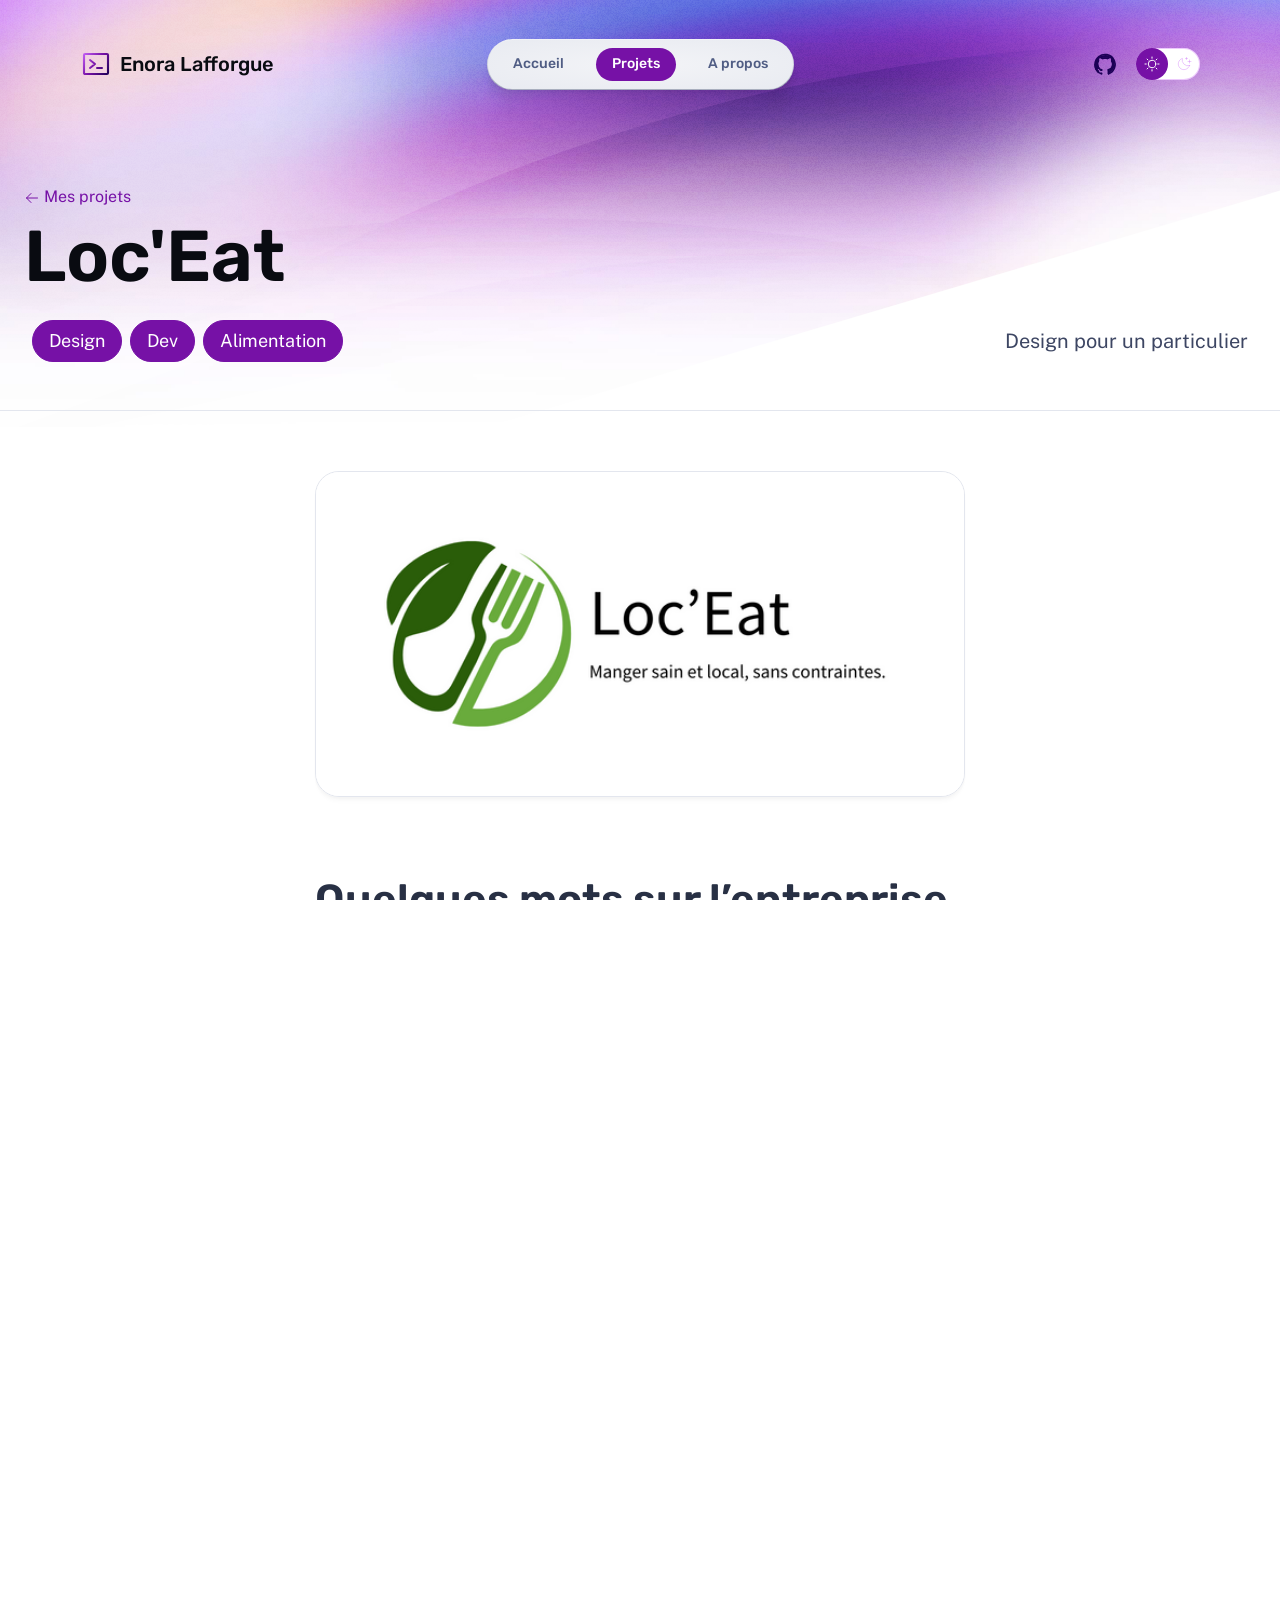
<file: projets/loceat/index.html>
<!DOCTYPE html>
<html lang="en" class="astro-37FXCHFA">
	<head>
		<meta charset="UTF-8">
<meta name="description" property="og:description" content="Design pour un particulier
">
<meta name="viewport" content="width=device-width">
<meta name="generator" content="Astro v2.2.3">
<title>Loc&#39;Eat</title>

<link rel="icon" type="image/svg+xml" href="/favicon.svg">
<link rel="preconnect" href="https://fonts.googleapis.com">
<link rel="preconnect" href="https://fonts.gstatic.com" crossorigin>
<link href="https://fonts.googleapis.com/css2?family=Public+Sans:ital,wght@0,400;0,700;1,400&family=Rubik:wght@500;600&display=swap" rel="stylesheet">

<script>
	// This code is inlined in the head to make dark mode instant & blocking.
	const getThemePreference = () => {
		if (typeof localStorage !== 'undefined' && localStorage.getItem('theme')) {
			return localStorage.getItem('theme');
		}
		return window.matchMedia('(prefers-color-scheme: dark)').matches ? 'dark' : 'light';
	};
	const isDark = getThemePreference() === 'dark';
	document.documentElement.classList[isDark ? 'add' : 'remove']('theme-dark');

	if (typeof localStorage !== 'undefined') {
		// Watch the document element and persist user preference when it changes.
		const observer = new MutationObserver(() => {
			const isDark = document.documentElement.classList.contains('theme-dark');
			localStorage.setItem('theme', isDark ? 'dark' : 'light');
		});
		observer.observe(document.documentElement, { attributes: true, attributeFilter: ['class'] });
	}
</script>
	<link rel="stylesheet" href="/_astro/404.8e7ccd6e.css" />
<link rel="stylesheet" href="/_astro/a-propos.8c3abb9f.css" />
<link rel="stylesheet" href="/_astro/a-propos.93ec11f1.css" />
<link rel="stylesheet" href="/_astro/index.d2e14741.css" />
<link rel="stylesheet" href="/_astro/_...slug_.245796e5.css" /><script type="module">addEventListener("load",()=>document.documentElement.classList.add("loaded"));class i extends HTMLElement{constructor(){super(),this.appendChild(this.querySelector("template").content.cloneNode(!0));const e=this.querySelector("button"),t=document.getElementById("menu-content");t.hidden=!0;const n=s=>{e.setAttribute("aria-expanded",s?"true":"false"),t.hidden=!s};e.addEventListener("click",()=>n(t.hidden));const d=s=>{n(s.matches),e.hidden=s.matches},c=window.matchMedia("(min-width: 50em)");d(c),c.addEventListener("change",d)}}customElements.define("menu-button",i);class r extends HTMLElement{constructor(){super();const e=this.querySelector("button"),t=n=>{document.documentElement.classList[n?"add":"remove"]("theme-dark"),e.setAttribute("aria-pressed",String(n))};e.addEventListener("click",()=>t(!this.isDark())),t(this.isDark())}isDark(){return document.documentElement.classList.contains("theme-dark")}}customElements.define("theme-toggle",r);
</script></head>
	<body class="astro-37FXCHFA">
		<div class="stack backgrounds astro-37FXCHFA">
			<nav class="astro-DMQPWCEC">
	<div class="menu-header astro-DMQPWCEC">
		<a href="/" class="site-title astro-DMQPWCEC">
			<svg xmlns="http://www.w3.org/2000/svg" width="40" height="40" viewBox="0 0 256 256" aria-hidden="true" stroke="url(#icon-gradient-1x4tu7atn)" fill="url(#icon-gradient-1x4tu7atn)" style="--size:1.6em" class="astro-PATNJMLL">
	<g class="astro-PATNJMLL"><path fill="none" stroke-linecap="round" stroke-linejoin="round" stroke-width="16" d="m80 96 40 32-40 32m56 0h40"/><rect width="192" height="160" x="32" y="48" fill="none" stroke-linecap="round" stroke-linejoin="round" stroke-width="16.97" rx="8.5"/></g>
	<linearGradient id="icon-gradient-1x4tu7atn" x1="23" x2="235" y1="43" y2="202" gradientUnits="userSpaceOnUse" class="astro-PATNJMLL">
				<stop stop-color="var(--gradient-stop-1)" class="astro-PATNJMLL"></stop>
				<stop offset=".5" stop-color="var(--gradient-stop-2)" class="astro-PATNJMLL"></stop>
				<stop offset="1" stop-color="var(--gradient-stop-3)" class="astro-PATNJMLL"></stop>
			</linearGradient>
</svg>
			Enora Lafforgue
		</a>
		<menu-button class="astro-DMQPWCEC">
			<template class="astro-DMQPWCEC">
				<button class="menu-button astro-DMQPWCEC" aria-expanded="false">
					<span class="sr-only astro-DMQPWCEC">Menu</span>
					<svg xmlns="http://www.w3.org/2000/svg" width="40" height="40" viewBox="0 0 256 256" aria-hidden="true" stroke="currentcolor" fill="currentcolor" class="astro-PATNJMLL">
	<g class="astro-PATNJMLL"><path stroke-linecap="round" stroke-linejoin="round" stroke-width="16" d="M40 128h176M40 64h176M40 192h176"/></g>
	
</svg>
				</button>
			</template>
		</menu-button>
	</div>
	<div id="menu-content" class="astro-DMQPWCEC">
		<ul class="nav-items astro-DMQPWCEC">
			<li class="astro-DMQPWCEC">
						<a class="link astro-DMQPWCEC" href="/">
							Accueil
						</a>
					</li><li class="astro-DMQPWCEC">
						<a class="link active astro-DMQPWCEC" href="/projets/">
							Projets
						</a>
					</li><li class="astro-DMQPWCEC">
						<a class="link astro-DMQPWCEC" href="/a-propos/">
							A propos
						</a>
					</li>
		</ul>
		<div class="menu-footer astro-DMQPWCEC">
			<div class="socials astro-DMQPWCEC">
				<a href="https://github.com/EnoLaf" class="social astro-DMQPWCEC">
							<span class="sr-only astro-DMQPWCEC">GitHub</span>
							<svg xmlns="http://www.w3.org/2000/svg" width="40" height="40" viewBox="0 0 256 256" aria-hidden="true" stroke="currentcolor" fill="currentcolor" class="astro-PATNJMLL">
	<g class="astro-PATNJMLL"><g stroke-linecap="round" stroke-linejoin="round"><path fill="none" stroke-width="14.7" d="M55.7 167.2c13.9 1 21.3 13.1 22.2 14.6 4.2 7.2 10.4 9.6 18.3 7.1l1.1-3.4a60.3 60.3 0 0 1-25.8-11.9c-12-10.1-18-25.6-18-46.3"/><path fill="none" stroke-width="16" d="M61.4 205.1a24.5 24.5 0 0 1-3-6.1c-3.2-7.9-7.1-10.6-7.8-11.1l-1-.6c-2.4-1.6-9.5-6.5-7.2-13.9 1.4-4.5 6-7.2 12.3-7.2h.8c4 .3 7.6 1.5 10.7 3.2-9.1-10.1-13.6-24.3-13.6-42.3 0-11.3 3.5-21.7 10.1-30.4A46.7 46.7 0 0 1 65 67.3a8.3 8.3 0 0 1 5-4.7c2.8-.9 13.3-2.7 33.2 9.9a105 105 0 0 1 50.5 0c19.9-12.6 30.4-10.8 33.2-9.9 2.3.7 4.1 2.4 5 4.7 5 12.7 4 23.2 2.6 29.4 6.7 8.7 10 18.9 10 30.4 0 42.6-25.8 54.7-43.6 58.7 1.4 4.1 2.2 8.8 2.2 13.7l-.1 23.4v2.3"/><path fill="none" stroke-width="16" d="M160.9 185.7c1.4 4.1 2.2 8.8 2.2 13.7l-.1 23.4v2.3A98.6 98.6 0 1 0 61.4 205c-1.4-2.1-11.3-17.5-11.8-17.8-2.4-1.6-9.5-6.5-7.2-13.9 1.4-4.5 6-7.2 12.3-7.2h.8c4 .3 7.6 1.5 10.7 3.2-9.1-10.1-13.6-24.3-13.6-42.3 0-11.3 3.5-21.7 10.1-30.4A46.4 46.4 0 0 1 65 67.3a8.3 8.3 0 0 1 5-4.7c2.8-.9 13.3-2.7 33.2 9.9a105 105 0 0 1 50.5 0c19.9-12.6 30.4-10.8 33.2-9.9 2.3.7 4.1 2.4 5 4.7 5 12.7 4 23.2 2.6 29.4 6.7 8.7 10 18.9 10 30.4.1 42.6-25.8 54.7-43.6 58.6z"/><path fill="none" stroke-width="18.7" d="m170.1 203.3 17.3-12 17.2-18.7 9.5-26.6v-27.9l-9.5-27.5" /><path fill="none" stroke-width="22.7" d="m92.1 57.3 23.3-4.6 18.7-1.4 29.3 5.4m-110 32.6-8 16-4 21.4.6 20.3 3.4 13" /><path fill="none" stroke-width="13.3" d="M28.8 133a100 100 0 0 0 66.9 94.4v-8.7c-22.4 1.8-33-11.5-35.6-19.8-3.4-8.6-7.8-11.4-8.5-11.8"/></g></g>
	
</svg>
						</a>
			</div>

			<div class="theme-toggle astro-DMQPWCEC">
				<theme-toggle class="astro-X3PJSKD3">
	<button class="astro-X3PJSKD3">
		<span class="sr-only astro-X3PJSKD3">Dark theme</span>
		<span class="icon light astro-X3PJSKD3"><svg xmlns="http://www.w3.org/2000/svg" width="40" height="40" viewBox="0 0 256 256" aria-hidden="true" stroke="currentcolor" fill="currentcolor" class="astro-PATNJMLL">
	<g class="astro-PATNJMLL"><circle cx="128" cy="128" r="60" fill="none" stroke-linecap="round" stroke-linejoin="round" stroke-width="16"/><path fill="none" stroke-linecap="round" stroke-linejoin="round" stroke-width="16" d="M128 36V16M63 63 49 49m-13 79H16m47 65-14 14m79 13v20m65-47 14 14m13-79h20m-47-65 14-14"/></g>
	
</svg></span>
		<span class="icon dark astro-X3PJSKD3"><svg xmlns="http://www.w3.org/2000/svg" width="40" height="40" viewBox="0 0 256 256" aria-hidden="true" stroke="currentcolor" fill="currentcolor" class="astro-PATNJMLL">
	<g class="astro-PATNJMLL"><path fill="none" stroke-linecap="round" stroke-linejoin="round" stroke-width="16" d="M216 112V64m24 24h-48m-24-64v32m16-16h-32m65 113A92 92 0 0 1 103 39h0a92 92 0 1 0 114 114Z"/></g>
	
</svg></span>
	</button>
</theme-toggle>
			</div>
		</div>
	</div>
</nav>
			
	<div class="stack gap-20 astro-TD5PTGXV">
		<div class="stack gap-15 astro-TD5PTGXV">
			<header class="astro-TD5PTGXV">
				<div class="wrapper stack gap-2 astro-TD5PTGXV">
					<a class="back-link astro-TD5PTGXV" href="/projets/"><svg xmlns="http://www.w3.org/2000/svg" width="40" height="40" viewBox="0 0 256 256" aria-hidden="true" stroke="currentcolor" fill="currentcolor" class="astro-PATNJMLL">
	<g class="astro-PATNJMLL"><path fill="none" stroke-linecap="round" stroke-linejoin="round" stroke-width="16" d="M216 128H40m72-72-72 72 72 72"/></g>
	
</svg> Mes projets</a>
					<header class="hero stack gap-4 start astro-BBE6DXRZ">
	<div class="stack gap-2 astro-BBE6DXRZ">
		<h1 class="title astro-BBE6DXRZ">Loc&#39;Eat</h1>
		
	</div>
	
						<div class="details astro-TD5PTGXV">
							<div class="tags astro-TD5PTGXV">
								<div class="pill astro-2QEYWK4B">Design</div><div class="pill astro-2QEYWK4B">Dev</div><div class="pill astro-2QEYWK4B">Alimentation</div>
							</div>
							<p class="description astro-TD5PTGXV">Design pour un particulier
</p>
						</div>
					
</header>
				</div>
			</header>
			<main class="wrapper astro-TD5PTGXV">
				<div class="stack gap-10 content astro-TD5PTGXV">
					<img src="/assets/loceat_logo.png" alt="Loc'Eat Logo" class="astro-TD5PTGXV">
					<div class="content astro-TD5PTGXV">
						<h3 id="quelques-mots-sur-lentreprise">Quelques mots sur l’entreprise</h3>
<p><a href="http://loceat.fr/">Loc’Eat</a> a pour mission de proposer, de façon nationale, aux consommateurs un nouvel accès simplifié à des produits de proximité, mais aussi de réduire les frais d’accès à la vente directe pour les producteurs, le tout en développant l’économie locale.</p>
<p>Loc’Eat se différencie des concurrents par une accessibilité aux produits sans interruption, tout en assurant une juste rémunération des producteurs.</p>
<pre>

</pre>
<h3 id="maquette-réalisée">Maquette réalisée</h3>
<p>Actuellement, la maquette du site représente une vitrine pour l’entreprise. Toutefois, dans le futur, le site offrira aux utilisateurs la possibilité de créer un compte, de passer des commandes auprès d’agriculteurs, et de trouver les casiers mis à disposition par Loc’Eat pour retirer leur commande. Les agriculteurs bénéficieront d’un tableau de bord où ils pourront consulter l’état de leurs commandes, leur détail, etc.</p>
<pre>

</pre>
<p><img src="/assets/loceat_mockup3.png" alt="image">
<img src="/assets/loceat_mockup1.png" alt="image">
<img src="/assets/loceat_mockup2.png" alt="image"></p>
					</div>
				</div>
			</main>
		</div>
		<aside class="astro-RCDZUQ3A">
	<h2 class="astro-RCDZUQ3A">Envie de travailler avec moi?</h2>
	<a href="mailto:enora.lafforgue@gmail.com" class="astro-BALV45LP">
		Contactez moi
		<svg xmlns="http://www.w3.org/2000/svg" width="40" height="40" viewBox="0 0 256 256" aria-hidden="true" stroke="currentcolor" fill="currentcolor" style="--size:1.2em" class="astro-PATNJMLL">
	<g class="astro-PATNJMLL"><path fill="none" stroke-linecap="round" stroke-linejoin="round" stroke-width="16" d="M210.3 35.9 23.9 88.4a8 8 0 0 0-1.2 15l85.6 40.5a7.8 7.8 0 0 1 3.8 3.8l40.5 85.6a8 8 0 0 0 15-1.2l52.5-186.4a7.9 7.9 0 0 0-9.8-9.8Zm-99.4 109.2 45.2-45.2"/></g>
	
</svg>
	</a>
</aside>
	</div>

			<footer class="astro-SZ7XMLTE">
	<div class="group astro-SZ7XMLTE">
		<p class="astro-SZ7XMLTE">
			Designed & Developed in Portland with <a href="https://astro.build/" class="astro-SZ7XMLTE">Astro</a>
			<svg xmlns="http://www.w3.org/2000/svg" width="40" height="40" viewBox="0 0 256 256" aria-hidden="true" stroke="currentcolor" fill="currentcolor" style="--size:1.2em" class="astro-PATNJMLL">
	<g class="astro-PATNJMLL"><path fill="none" stroke-linecap="round" stroke-linejoin="round" stroke-width="16" d="M94.1 184.6c-11.4 33.9-56.6 33.9-56.6 33.9s0-45.2 33.9-56.6m124.5-56.5L128 173.3 82.7 128l67.9-67.9C176.3 34.4 202 34.7 213 36.3a7.8 7.8 0 0 1 6.7 6.7c1.6 11 1.9 36.7-23.8 62.4Z"/><path fill="none" stroke-linecap="round" stroke-linejoin="round" stroke-width="16" d="M184.6 116.7v64.6a8 8 0 0 1-2.4 5.6l-32.3 32.4a8 8 0 0 1-13.5-4.1l-8.4-41.9m11.3-101.9H74.7a8 8 0 0 0-5.6 2.4l-32.4 32.3a8 8 0 0 0 4.1 13.5l41.9 8.4"/></g>
	
</svg>
		</p>
		<p class="astro-SZ7XMLTE">&copy; 2023 Enora Lafforgue</p>
	</div>
	<p class="socials astro-SZ7XMLTE">
		<a href="https://github.com/EnoLaf" class="astro-SZ7XMLTE"> GitHub</a>
	</p>
</footer>
		</div>

		

		
	</body>
</html>
</file>
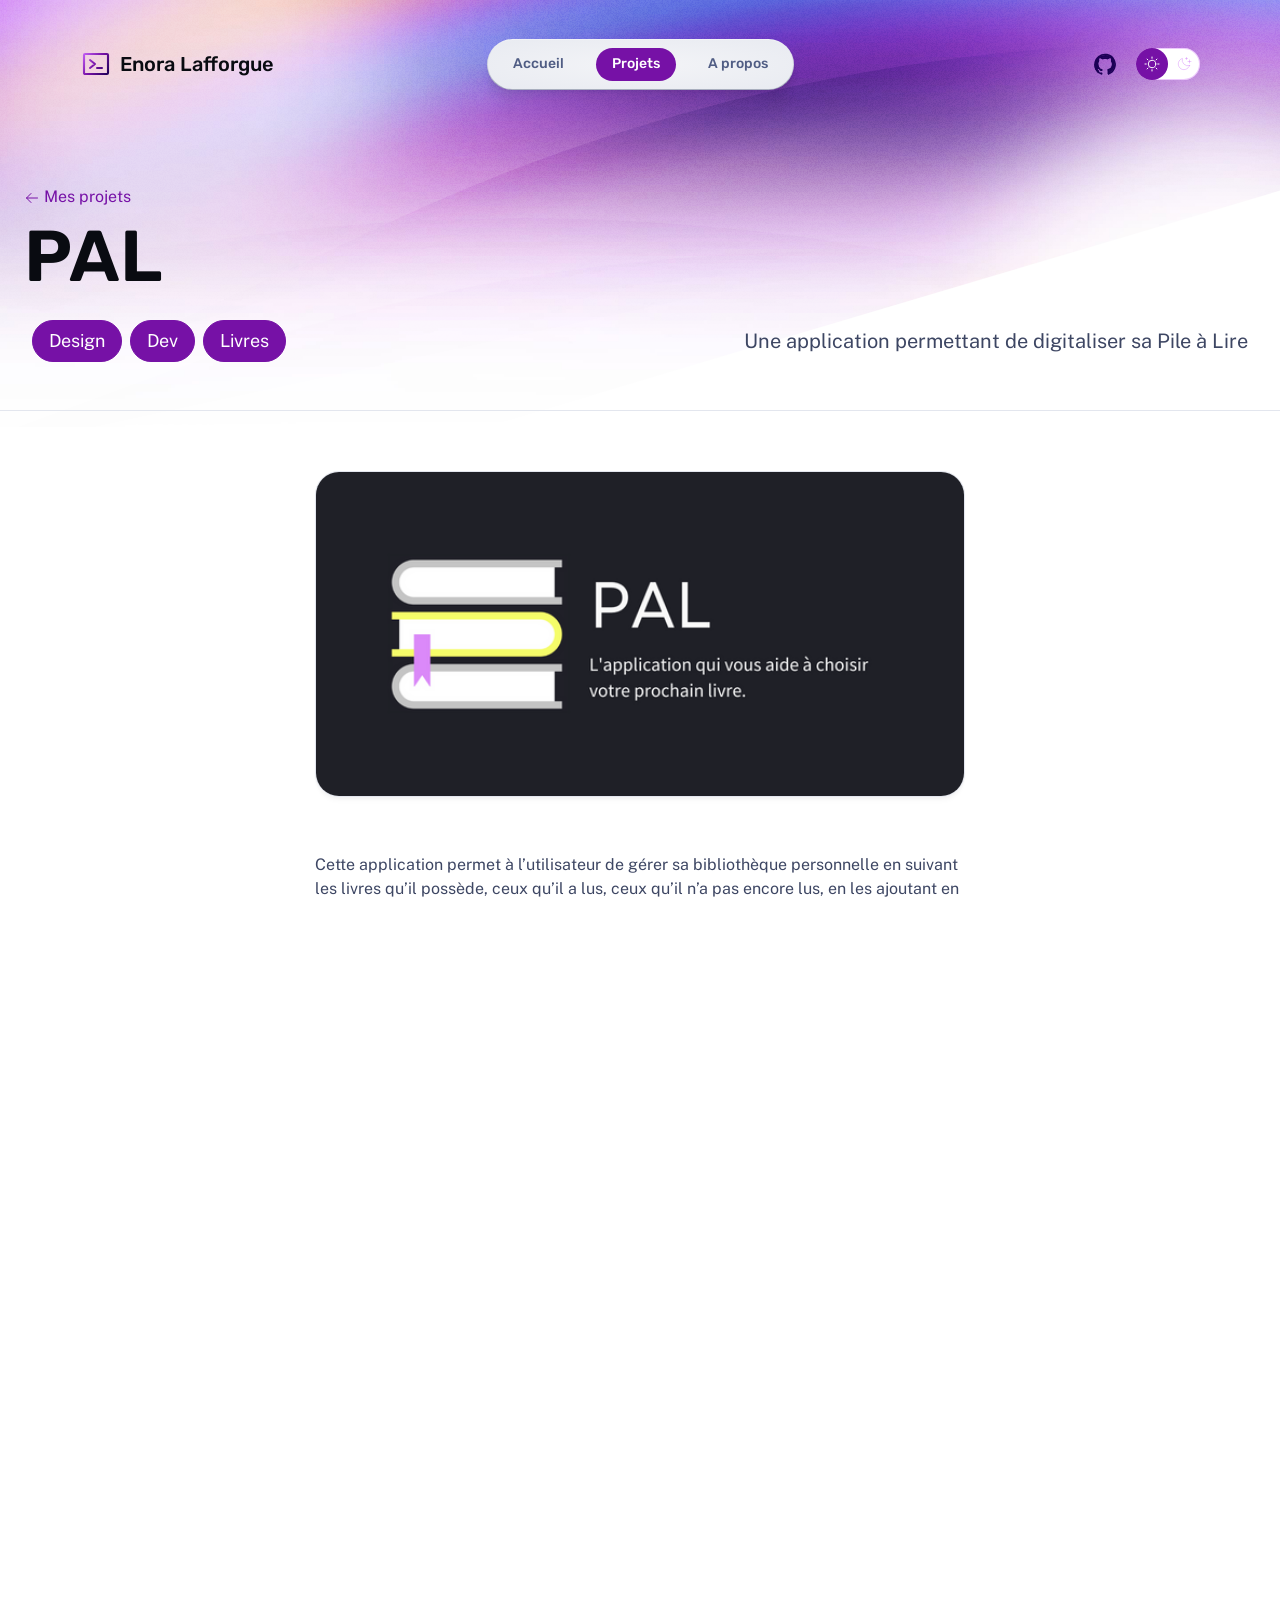
<file: projets/pal/index.html>
<!DOCTYPE html>
<html lang="en" class="astro-37FXCHFA">
	<head>
		<meta charset="UTF-8">
<meta name="description" property="og:description" content="Une application permettant de digitaliser sa Pile à Lire
">
<meta name="viewport" content="width=device-width">
<meta name="generator" content="Astro v2.2.3">
<title>PAL</title>

<link rel="icon" type="image/svg+xml" href="/favicon.svg">
<link rel="preconnect" href="https://fonts.googleapis.com">
<link rel="preconnect" href="https://fonts.gstatic.com" crossorigin>
<link href="https://fonts.googleapis.com/css2?family=Public+Sans:ital,wght@0,400;0,700;1,400&family=Rubik:wght@500;600&display=swap" rel="stylesheet">

<script>
	// This code is inlined in the head to make dark mode instant & blocking.
	const getThemePreference = () => {
		if (typeof localStorage !== 'undefined' && localStorage.getItem('theme')) {
			return localStorage.getItem('theme');
		}
		return window.matchMedia('(prefers-color-scheme: dark)').matches ? 'dark' : 'light';
	};
	const isDark = getThemePreference() === 'dark';
	document.documentElement.classList[isDark ? 'add' : 'remove']('theme-dark');

	if (typeof localStorage !== 'undefined') {
		// Watch the document element and persist user preference when it changes.
		const observer = new MutationObserver(() => {
			const isDark = document.documentElement.classList.contains('theme-dark');
			localStorage.setItem('theme', isDark ? 'dark' : 'light');
		});
		observer.observe(document.documentElement, { attributes: true, attributeFilter: ['class'] });
	}
</script>
	<link rel="stylesheet" href="/_astro/404.8e7ccd6e.css" />
<link rel="stylesheet" href="/_astro/a-propos.8c3abb9f.css" />
<link rel="stylesheet" href="/_astro/a-propos.93ec11f1.css" />
<link rel="stylesheet" href="/_astro/index.d2e14741.css" />
<link rel="stylesheet" href="/_astro/_...slug_.245796e5.css" /><script type="module">addEventListener("load",()=>document.documentElement.classList.add("loaded"));class i extends HTMLElement{constructor(){super(),this.appendChild(this.querySelector("template").content.cloneNode(!0));const e=this.querySelector("button"),t=document.getElementById("menu-content");t.hidden=!0;const n=s=>{e.setAttribute("aria-expanded",s?"true":"false"),t.hidden=!s};e.addEventListener("click",()=>n(t.hidden));const d=s=>{n(s.matches),e.hidden=s.matches},c=window.matchMedia("(min-width: 50em)");d(c),c.addEventListener("change",d)}}customElements.define("menu-button",i);class r extends HTMLElement{constructor(){super();const e=this.querySelector("button"),t=n=>{document.documentElement.classList[n?"add":"remove"]("theme-dark"),e.setAttribute("aria-pressed",String(n))};e.addEventListener("click",()=>t(!this.isDark())),t(this.isDark())}isDark(){return document.documentElement.classList.contains("theme-dark")}}customElements.define("theme-toggle",r);
</script></head>
	<body class="astro-37FXCHFA">
		<div class="stack backgrounds astro-37FXCHFA">
			<nav class="astro-DMQPWCEC">
	<div class="menu-header astro-DMQPWCEC">
		<a href="/" class="site-title astro-DMQPWCEC">
			<svg xmlns="http://www.w3.org/2000/svg" width="40" height="40" viewBox="0 0 256 256" aria-hidden="true" stroke="url(#icon-gradient-1affqjfuo)" fill="url(#icon-gradient-1affqjfuo)" style="--size:1.6em" class="astro-PATNJMLL">
	<g class="astro-PATNJMLL"><path fill="none" stroke-linecap="round" stroke-linejoin="round" stroke-width="16" d="m80 96 40 32-40 32m56 0h40"/><rect width="192" height="160" x="32" y="48" fill="none" stroke-linecap="round" stroke-linejoin="round" stroke-width="16.97" rx="8.5"/></g>
	<linearGradient id="icon-gradient-1affqjfuo" x1="23" x2="235" y1="43" y2="202" gradientUnits="userSpaceOnUse" class="astro-PATNJMLL">
				<stop stop-color="var(--gradient-stop-1)" class="astro-PATNJMLL"></stop>
				<stop offset=".5" stop-color="var(--gradient-stop-2)" class="astro-PATNJMLL"></stop>
				<stop offset="1" stop-color="var(--gradient-stop-3)" class="astro-PATNJMLL"></stop>
			</linearGradient>
</svg>
			Enora Lafforgue
		</a>
		<menu-button class="astro-DMQPWCEC">
			<template class="astro-DMQPWCEC">
				<button class="menu-button astro-DMQPWCEC" aria-expanded="false">
					<span class="sr-only astro-DMQPWCEC">Menu</span>
					<svg xmlns="http://www.w3.org/2000/svg" width="40" height="40" viewBox="0 0 256 256" aria-hidden="true" stroke="currentcolor" fill="currentcolor" class="astro-PATNJMLL">
	<g class="astro-PATNJMLL"><path stroke-linecap="round" stroke-linejoin="round" stroke-width="16" d="M40 128h176M40 64h176M40 192h176"/></g>
	
</svg>
				</button>
			</template>
		</menu-button>
	</div>
	<div id="menu-content" class="astro-DMQPWCEC">
		<ul class="nav-items astro-DMQPWCEC">
			<li class="astro-DMQPWCEC">
						<a class="link astro-DMQPWCEC" href="/">
							Accueil
						</a>
					</li><li class="astro-DMQPWCEC">
						<a class="link active astro-DMQPWCEC" href="/projets/">
							Projets
						</a>
					</li><li class="astro-DMQPWCEC">
						<a class="link astro-DMQPWCEC" href="/a-propos/">
							A propos
						</a>
					</li>
		</ul>
		<div class="menu-footer astro-DMQPWCEC">
			<div class="socials astro-DMQPWCEC">
				<a href="https://github.com/EnoLaf" class="social astro-DMQPWCEC">
							<span class="sr-only astro-DMQPWCEC">GitHub</span>
							<svg xmlns="http://www.w3.org/2000/svg" width="40" height="40" viewBox="0 0 256 256" aria-hidden="true" stroke="currentcolor" fill="currentcolor" class="astro-PATNJMLL">
	<g class="astro-PATNJMLL"><g stroke-linecap="round" stroke-linejoin="round"><path fill="none" stroke-width="14.7" d="M55.7 167.2c13.9 1 21.3 13.1 22.2 14.6 4.2 7.2 10.4 9.6 18.3 7.1l1.1-3.4a60.3 60.3 0 0 1-25.8-11.9c-12-10.1-18-25.6-18-46.3"/><path fill="none" stroke-width="16" d="M61.4 205.1a24.5 24.5 0 0 1-3-6.1c-3.2-7.9-7.1-10.6-7.8-11.1l-1-.6c-2.4-1.6-9.5-6.5-7.2-13.9 1.4-4.5 6-7.2 12.3-7.2h.8c4 .3 7.6 1.5 10.7 3.2-9.1-10.1-13.6-24.3-13.6-42.3 0-11.3 3.5-21.7 10.1-30.4A46.7 46.7 0 0 1 65 67.3a8.3 8.3 0 0 1 5-4.7c2.8-.9 13.3-2.7 33.2 9.9a105 105 0 0 1 50.5 0c19.9-12.6 30.4-10.8 33.2-9.9 2.3.7 4.1 2.4 5 4.7 5 12.7 4 23.2 2.6 29.4 6.7 8.7 10 18.9 10 30.4 0 42.6-25.8 54.7-43.6 58.7 1.4 4.1 2.2 8.8 2.2 13.7l-.1 23.4v2.3"/><path fill="none" stroke-width="16" d="M160.9 185.7c1.4 4.1 2.2 8.8 2.2 13.7l-.1 23.4v2.3A98.6 98.6 0 1 0 61.4 205c-1.4-2.1-11.3-17.5-11.8-17.8-2.4-1.6-9.5-6.5-7.2-13.9 1.4-4.5 6-7.2 12.3-7.2h.8c4 .3 7.6 1.5 10.7 3.2-9.1-10.1-13.6-24.3-13.6-42.3 0-11.3 3.5-21.7 10.1-30.4A46.4 46.4 0 0 1 65 67.3a8.3 8.3 0 0 1 5-4.7c2.8-.9 13.3-2.7 33.2 9.9a105 105 0 0 1 50.5 0c19.9-12.6 30.4-10.8 33.2-9.9 2.3.7 4.1 2.4 5 4.7 5 12.7 4 23.2 2.6 29.4 6.7 8.7 10 18.9 10 30.4.1 42.6-25.8 54.7-43.6 58.6z"/><path fill="none" stroke-width="18.7" d="m170.1 203.3 17.3-12 17.2-18.7 9.5-26.6v-27.9l-9.5-27.5" /><path fill="none" stroke-width="22.7" d="m92.1 57.3 23.3-4.6 18.7-1.4 29.3 5.4m-110 32.6-8 16-4 21.4.6 20.3 3.4 13" /><path fill="none" stroke-width="13.3" d="M28.8 133a100 100 0 0 0 66.9 94.4v-8.7c-22.4 1.8-33-11.5-35.6-19.8-3.4-8.6-7.8-11.4-8.5-11.8"/></g></g>
	
</svg>
						</a>
			</div>

			<div class="theme-toggle astro-DMQPWCEC">
				<theme-toggle class="astro-X3PJSKD3">
	<button class="astro-X3PJSKD3">
		<span class="sr-only astro-X3PJSKD3">Dark theme</span>
		<span class="icon light astro-X3PJSKD3"><svg xmlns="http://www.w3.org/2000/svg" width="40" height="40" viewBox="0 0 256 256" aria-hidden="true" stroke="currentcolor" fill="currentcolor" class="astro-PATNJMLL">
	<g class="astro-PATNJMLL"><circle cx="128" cy="128" r="60" fill="none" stroke-linecap="round" stroke-linejoin="round" stroke-width="16"/><path fill="none" stroke-linecap="round" stroke-linejoin="round" stroke-width="16" d="M128 36V16M63 63 49 49m-13 79H16m47 65-14 14m79 13v20m65-47 14 14m13-79h20m-47-65 14-14"/></g>
	
</svg></span>
		<span class="icon dark astro-X3PJSKD3"><svg xmlns="http://www.w3.org/2000/svg" width="40" height="40" viewBox="0 0 256 256" aria-hidden="true" stroke="currentcolor" fill="currentcolor" class="astro-PATNJMLL">
	<g class="astro-PATNJMLL"><path fill="none" stroke-linecap="round" stroke-linejoin="round" stroke-width="16" d="M216 112V64m24 24h-48m-24-64v32m16-16h-32m65 113A92 92 0 0 1 103 39h0a92 92 0 1 0 114 114Z"/></g>
	
</svg></span>
	</button>
</theme-toggle>
			</div>
		</div>
	</div>
</nav>
			
	<div class="stack gap-20 astro-TD5PTGXV">
		<div class="stack gap-15 astro-TD5PTGXV">
			<header class="astro-TD5PTGXV">
				<div class="wrapper stack gap-2 astro-TD5PTGXV">
					<a class="back-link astro-TD5PTGXV" href="/projets/"><svg xmlns="http://www.w3.org/2000/svg" width="40" height="40" viewBox="0 0 256 256" aria-hidden="true" stroke="currentcolor" fill="currentcolor" class="astro-PATNJMLL">
	<g class="astro-PATNJMLL"><path fill="none" stroke-linecap="round" stroke-linejoin="round" stroke-width="16" d="M216 128H40m72-72-72 72 72 72"/></g>
	
</svg> Mes projets</a>
					<header class="hero stack gap-4 start astro-BBE6DXRZ">
	<div class="stack gap-2 astro-BBE6DXRZ">
		<h1 class="title astro-BBE6DXRZ">PAL</h1>
		
	</div>
	
						<div class="details astro-TD5PTGXV">
							<div class="tags astro-TD5PTGXV">
								<div class="pill astro-2QEYWK4B">Design</div><div class="pill astro-2QEYWK4B">Dev</div><div class="pill astro-2QEYWK4B">Livres</div>
							</div>
							<p class="description astro-TD5PTGXV">Une application permettant de digitaliser sa Pile à Lire
</p>
						</div>
					
</header>
				</div>
			</header>
			<main class="wrapper astro-TD5PTGXV">
				<div class="stack gap-10 content astro-TD5PTGXV">
					<img src="/assets/pal_logo.png" alt="PAL logo" class="astro-TD5PTGXV">
					<div class="content astro-TD5PTGXV">
						<p>Cette application permet à l’utilisateur de gérer sa bibliothèque personnelle en suivant les livres qu’il possède, ceux qu’il a lus, ceux qu’il n’a pas encore lus, en les ajoutant en favoris et en choisissant sa prochaine lecture.</p>
<p>En plus de cela, l’utilisateur pourra suivre ses auteurs préférés et être informé des dernières parutions. Il aura également la possibilité de choisir sa prochaine lecture en sélectionnant parmi les livres enregistrés qu’il n’a pas encore lus, en spécifiant le nombre de pages minimum et maximum, ainsi que les différents thèmes proposés (policier, fantastique, romance, etc.).</p>
<pre>

</pre>
<p><img src="/assets/pal_mockup.png" alt="image"></p>
					</div>
				</div>
			</main>
		</div>
		<aside class="astro-RCDZUQ3A">
	<h2 class="astro-RCDZUQ3A">Envie de travailler avec moi?</h2>
	<a href="mailto:enora.lafforgue@gmail.com" class="astro-BALV45LP">
		Contactez moi
		<svg xmlns="http://www.w3.org/2000/svg" width="40" height="40" viewBox="0 0 256 256" aria-hidden="true" stroke="currentcolor" fill="currentcolor" style="--size:1.2em" class="astro-PATNJMLL">
	<g class="astro-PATNJMLL"><path fill="none" stroke-linecap="round" stroke-linejoin="round" stroke-width="16" d="M210.3 35.9 23.9 88.4a8 8 0 0 0-1.2 15l85.6 40.5a7.8 7.8 0 0 1 3.8 3.8l40.5 85.6a8 8 0 0 0 15-1.2l52.5-186.4a7.9 7.9 0 0 0-9.8-9.8Zm-99.4 109.2 45.2-45.2"/></g>
	
</svg>
	</a>
</aside>
	</div>

			<footer class="astro-SZ7XMLTE">
	<div class="group astro-SZ7XMLTE">
		<p class="astro-SZ7XMLTE">
			Designed & Developed in Portland with <a href="https://astro.build/" class="astro-SZ7XMLTE">Astro</a>
			<svg xmlns="http://www.w3.org/2000/svg" width="40" height="40" viewBox="0 0 256 256" aria-hidden="true" stroke="currentcolor" fill="currentcolor" style="--size:1.2em" class="astro-PATNJMLL">
	<g class="astro-PATNJMLL"><path fill="none" stroke-linecap="round" stroke-linejoin="round" stroke-width="16" d="M94.1 184.6c-11.4 33.9-56.6 33.9-56.6 33.9s0-45.2 33.9-56.6m124.5-56.5L128 173.3 82.7 128l67.9-67.9C176.3 34.4 202 34.7 213 36.3a7.8 7.8 0 0 1 6.7 6.7c1.6 11 1.9 36.7-23.8 62.4Z"/><path fill="none" stroke-linecap="round" stroke-linejoin="round" stroke-width="16" d="M184.6 116.7v64.6a8 8 0 0 1-2.4 5.6l-32.3 32.4a8 8 0 0 1-13.5-4.1l-8.4-41.9m11.3-101.9H74.7a8 8 0 0 0-5.6 2.4l-32.4 32.3a8 8 0 0 0 4.1 13.5l41.9 8.4"/></g>
	
</svg>
		</p>
		<p class="astro-SZ7XMLTE">&copy; 2023 Enora Lafforgue</p>
	</div>
	<p class="socials astro-SZ7XMLTE">
		<a href="https://github.com/EnoLaf" class="astro-SZ7XMLTE"> GitHub</a>
	</p>
</footer>
		</div>

		

		
	</body>
</html>
</file>
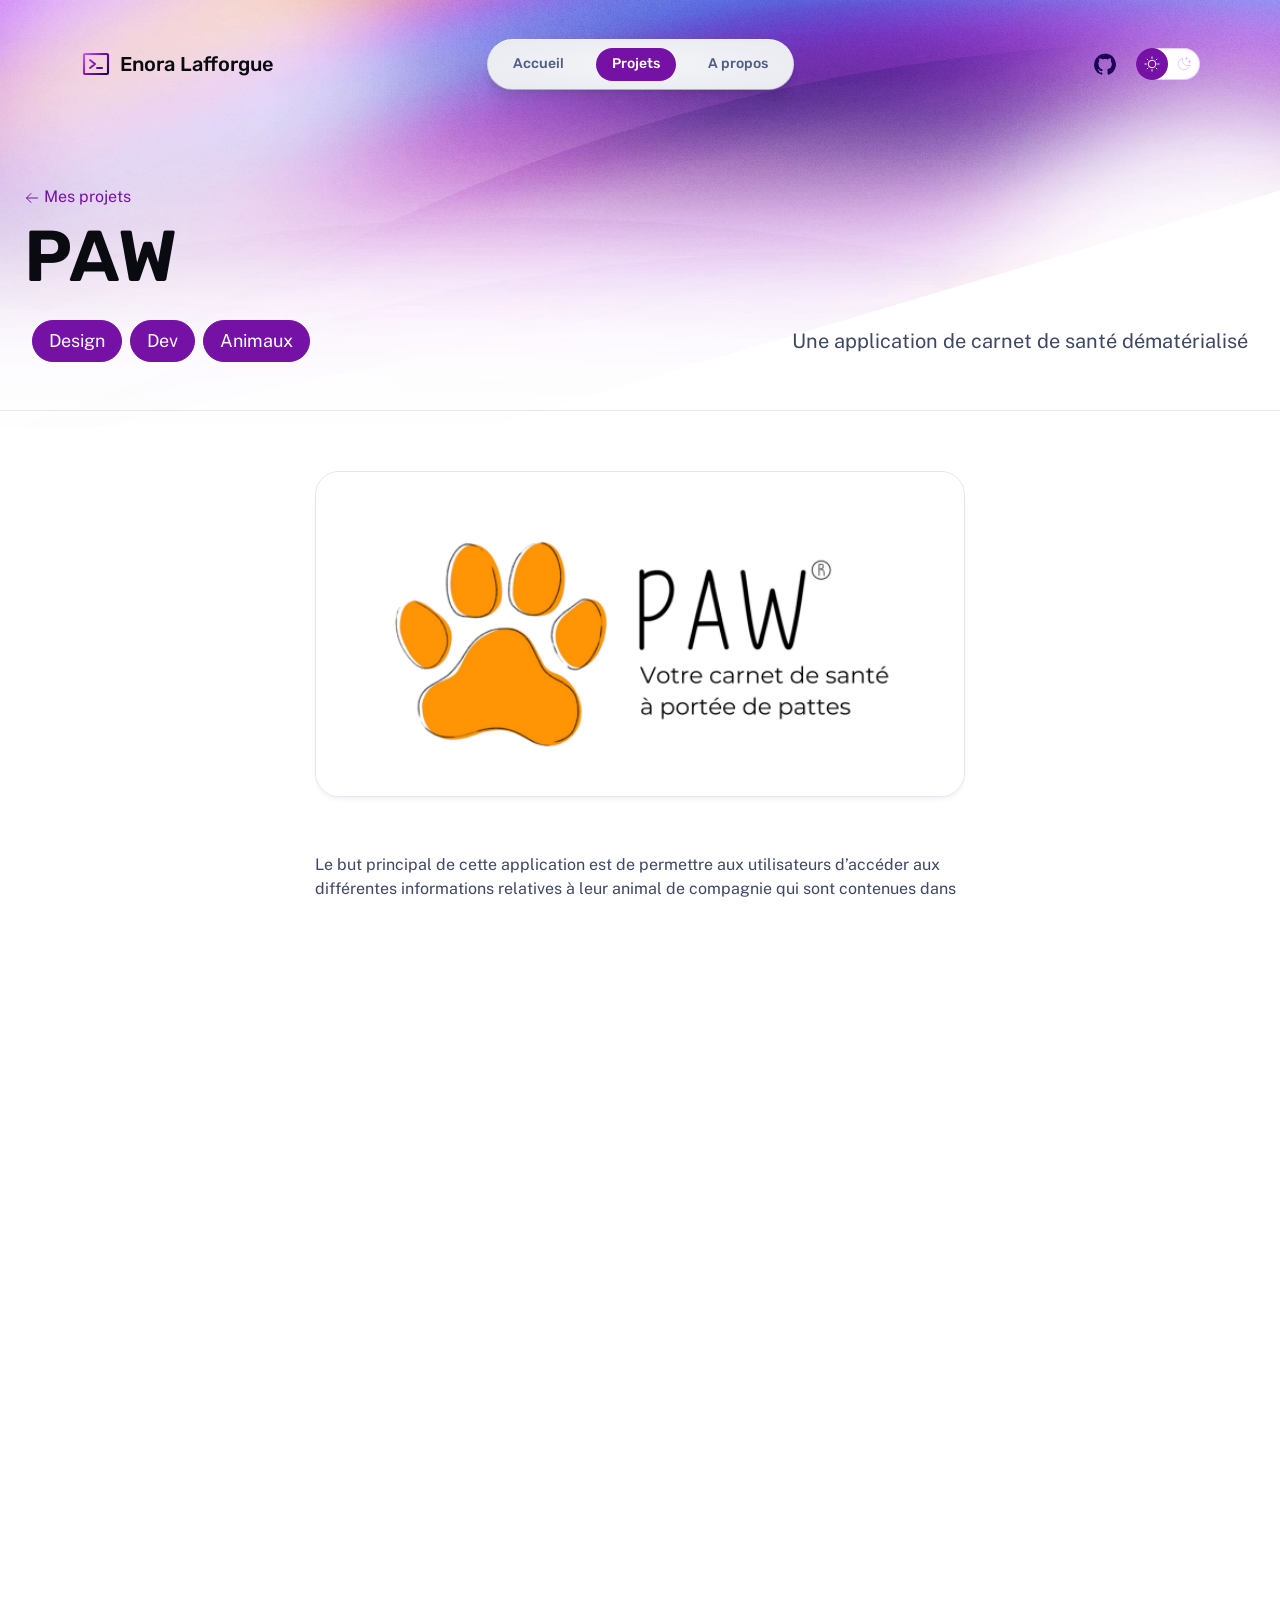
<file: projets/paw/index.html>
<!DOCTYPE html>
<html lang="en" class="astro-37FXCHFA">
	<head>
		<meta charset="UTF-8">
<meta name="description" property="og:description" content="Une application de carnet de santé dématérialisé
">
<meta name="viewport" content="width=device-width">
<meta name="generator" content="Astro v2.2.3">
<title>PAW</title>

<link rel="icon" type="image/svg+xml" href="/favicon.svg">
<link rel="preconnect" href="https://fonts.googleapis.com">
<link rel="preconnect" href="https://fonts.gstatic.com" crossorigin>
<link href="https://fonts.googleapis.com/css2?family=Public+Sans:ital,wght@0,400;0,700;1,400&family=Rubik:wght@500;600&display=swap" rel="stylesheet">

<script>
	// This code is inlined in the head to make dark mode instant & blocking.
	const getThemePreference = () => {
		if (typeof localStorage !== 'undefined' && localStorage.getItem('theme')) {
			return localStorage.getItem('theme');
		}
		return window.matchMedia('(prefers-color-scheme: dark)').matches ? 'dark' : 'light';
	};
	const isDark = getThemePreference() === 'dark';
	document.documentElement.classList[isDark ? 'add' : 'remove']('theme-dark');

	if (typeof localStorage !== 'undefined') {
		// Watch the document element and persist user preference when it changes.
		const observer = new MutationObserver(() => {
			const isDark = document.documentElement.classList.contains('theme-dark');
			localStorage.setItem('theme', isDark ? 'dark' : 'light');
		});
		observer.observe(document.documentElement, { attributes: true, attributeFilter: ['class'] });
	}
</script>
	<link rel="stylesheet" href="/_astro/404.8e7ccd6e.css" />
<link rel="stylesheet" href="/_astro/a-propos.8c3abb9f.css" />
<link rel="stylesheet" href="/_astro/a-propos.93ec11f1.css" />
<link rel="stylesheet" href="/_astro/index.d2e14741.css" />
<link rel="stylesheet" href="/_astro/_...slug_.245796e5.css" /><script type="module">addEventListener("load",()=>document.documentElement.classList.add("loaded"));class i extends HTMLElement{constructor(){super(),this.appendChild(this.querySelector("template").content.cloneNode(!0));const e=this.querySelector("button"),t=document.getElementById("menu-content");t.hidden=!0;const n=s=>{e.setAttribute("aria-expanded",s?"true":"false"),t.hidden=!s};e.addEventListener("click",()=>n(t.hidden));const d=s=>{n(s.matches),e.hidden=s.matches},c=window.matchMedia("(min-width: 50em)");d(c),c.addEventListener("change",d)}}customElements.define("menu-button",i);class r extends HTMLElement{constructor(){super();const e=this.querySelector("button"),t=n=>{document.documentElement.classList[n?"add":"remove"]("theme-dark"),e.setAttribute("aria-pressed",String(n))};e.addEventListener("click",()=>t(!this.isDark())),t(this.isDark())}isDark(){return document.documentElement.classList.contains("theme-dark")}}customElements.define("theme-toggle",r);
</script></head>
	<body class="astro-37FXCHFA">
		<div class="stack backgrounds astro-37FXCHFA">
			<nav class="astro-DMQPWCEC">
	<div class="menu-header astro-DMQPWCEC">
		<a href="/" class="site-title astro-DMQPWCEC">
			<svg xmlns="http://www.w3.org/2000/svg" width="40" height="40" viewBox="0 0 256 256" aria-hidden="true" stroke="url(#icon-gradient-fukmfvz5)" fill="url(#icon-gradient-fukmfvz5)" style="--size:1.6em" class="astro-PATNJMLL">
	<g class="astro-PATNJMLL"><path fill="none" stroke-linecap="round" stroke-linejoin="round" stroke-width="16" d="m80 96 40 32-40 32m56 0h40"/><rect width="192" height="160" x="32" y="48" fill="none" stroke-linecap="round" stroke-linejoin="round" stroke-width="16.97" rx="8.5"/></g>
	<linearGradient id="icon-gradient-fukmfvz5" x1="23" x2="235" y1="43" y2="202" gradientUnits="userSpaceOnUse" class="astro-PATNJMLL">
				<stop stop-color="var(--gradient-stop-1)" class="astro-PATNJMLL"></stop>
				<stop offset=".5" stop-color="var(--gradient-stop-2)" class="astro-PATNJMLL"></stop>
				<stop offset="1" stop-color="var(--gradient-stop-3)" class="astro-PATNJMLL"></stop>
			</linearGradient>
</svg>
			Enora Lafforgue
		</a>
		<menu-button class="astro-DMQPWCEC">
			<template class="astro-DMQPWCEC">
				<button class="menu-button astro-DMQPWCEC" aria-expanded="false">
					<span class="sr-only astro-DMQPWCEC">Menu</span>
					<svg xmlns="http://www.w3.org/2000/svg" width="40" height="40" viewBox="0 0 256 256" aria-hidden="true" stroke="currentcolor" fill="currentcolor" class="astro-PATNJMLL">
	<g class="astro-PATNJMLL"><path stroke-linecap="round" stroke-linejoin="round" stroke-width="16" d="M40 128h176M40 64h176M40 192h176"/></g>
	
</svg>
				</button>
			</template>
		</menu-button>
	</div>
	<div id="menu-content" class="astro-DMQPWCEC">
		<ul class="nav-items astro-DMQPWCEC">
			<li class="astro-DMQPWCEC">
						<a class="link astro-DMQPWCEC" href="/">
							Accueil
						</a>
					</li><li class="astro-DMQPWCEC">
						<a class="link active astro-DMQPWCEC" href="/projets/">
							Projets
						</a>
					</li><li class="astro-DMQPWCEC">
						<a class="link astro-DMQPWCEC" href="/a-propos/">
							A propos
						</a>
					</li>
		</ul>
		<div class="menu-footer astro-DMQPWCEC">
			<div class="socials astro-DMQPWCEC">
				<a href="https://github.com/EnoLaf" class="social astro-DMQPWCEC">
							<span class="sr-only astro-DMQPWCEC">GitHub</span>
							<svg xmlns="http://www.w3.org/2000/svg" width="40" height="40" viewBox="0 0 256 256" aria-hidden="true" stroke="currentcolor" fill="currentcolor" class="astro-PATNJMLL">
	<g class="astro-PATNJMLL"><g stroke-linecap="round" stroke-linejoin="round"><path fill="none" stroke-width="14.7" d="M55.7 167.2c13.9 1 21.3 13.1 22.2 14.6 4.2 7.2 10.4 9.6 18.3 7.1l1.1-3.4a60.3 60.3 0 0 1-25.8-11.9c-12-10.1-18-25.6-18-46.3"/><path fill="none" stroke-width="16" d="M61.4 205.1a24.5 24.5 0 0 1-3-6.1c-3.2-7.9-7.1-10.6-7.8-11.1l-1-.6c-2.4-1.6-9.5-6.5-7.2-13.9 1.4-4.5 6-7.2 12.3-7.2h.8c4 .3 7.6 1.5 10.7 3.2-9.1-10.1-13.6-24.3-13.6-42.3 0-11.3 3.5-21.7 10.1-30.4A46.7 46.7 0 0 1 65 67.3a8.3 8.3 0 0 1 5-4.7c2.8-.9 13.3-2.7 33.2 9.9a105 105 0 0 1 50.5 0c19.9-12.6 30.4-10.8 33.2-9.9 2.3.7 4.1 2.4 5 4.7 5 12.7 4 23.2 2.6 29.4 6.7 8.7 10 18.9 10 30.4 0 42.6-25.8 54.7-43.6 58.7 1.4 4.1 2.2 8.8 2.2 13.7l-.1 23.4v2.3"/><path fill="none" stroke-width="16" d="M160.9 185.7c1.4 4.1 2.2 8.8 2.2 13.7l-.1 23.4v2.3A98.6 98.6 0 1 0 61.4 205c-1.4-2.1-11.3-17.5-11.8-17.8-2.4-1.6-9.5-6.5-7.2-13.9 1.4-4.5 6-7.2 12.3-7.2h.8c4 .3 7.6 1.5 10.7 3.2-9.1-10.1-13.6-24.3-13.6-42.3 0-11.3 3.5-21.7 10.1-30.4A46.4 46.4 0 0 1 65 67.3a8.3 8.3 0 0 1 5-4.7c2.8-.9 13.3-2.7 33.2 9.9a105 105 0 0 1 50.5 0c19.9-12.6 30.4-10.8 33.2-9.9 2.3.7 4.1 2.4 5 4.7 5 12.7 4 23.2 2.6 29.4 6.7 8.7 10 18.9 10 30.4.1 42.6-25.8 54.7-43.6 58.6z"/><path fill="none" stroke-width="18.7" d="m170.1 203.3 17.3-12 17.2-18.7 9.5-26.6v-27.9l-9.5-27.5" /><path fill="none" stroke-width="22.7" d="m92.1 57.3 23.3-4.6 18.7-1.4 29.3 5.4m-110 32.6-8 16-4 21.4.6 20.3 3.4 13" /><path fill="none" stroke-width="13.3" d="M28.8 133a100 100 0 0 0 66.9 94.4v-8.7c-22.4 1.8-33-11.5-35.6-19.8-3.4-8.6-7.8-11.4-8.5-11.8"/></g></g>
	
</svg>
						</a>
			</div>

			<div class="theme-toggle astro-DMQPWCEC">
				<theme-toggle class="astro-X3PJSKD3">
	<button class="astro-X3PJSKD3">
		<span class="sr-only astro-X3PJSKD3">Dark theme</span>
		<span class="icon light astro-X3PJSKD3"><svg xmlns="http://www.w3.org/2000/svg" width="40" height="40" viewBox="0 0 256 256" aria-hidden="true" stroke="currentcolor" fill="currentcolor" class="astro-PATNJMLL">
	<g class="astro-PATNJMLL"><circle cx="128" cy="128" r="60" fill="none" stroke-linecap="round" stroke-linejoin="round" stroke-width="16"/><path fill="none" stroke-linecap="round" stroke-linejoin="round" stroke-width="16" d="M128 36V16M63 63 49 49m-13 79H16m47 65-14 14m79 13v20m65-47 14 14m13-79h20m-47-65 14-14"/></g>
	
</svg></span>
		<span class="icon dark astro-X3PJSKD3"><svg xmlns="http://www.w3.org/2000/svg" width="40" height="40" viewBox="0 0 256 256" aria-hidden="true" stroke="currentcolor" fill="currentcolor" class="astro-PATNJMLL">
	<g class="astro-PATNJMLL"><path fill="none" stroke-linecap="round" stroke-linejoin="round" stroke-width="16" d="M216 112V64m24 24h-48m-24-64v32m16-16h-32m65 113A92 92 0 0 1 103 39h0a92 92 0 1 0 114 114Z"/></g>
	
</svg></span>
	</button>
</theme-toggle>
			</div>
		</div>
	</div>
</nav>
			
	<div class="stack gap-20 astro-TD5PTGXV">
		<div class="stack gap-15 astro-TD5PTGXV">
			<header class="astro-TD5PTGXV">
				<div class="wrapper stack gap-2 astro-TD5PTGXV">
					<a class="back-link astro-TD5PTGXV" href="/projets/"><svg xmlns="http://www.w3.org/2000/svg" width="40" height="40" viewBox="0 0 256 256" aria-hidden="true" stroke="currentcolor" fill="currentcolor" class="astro-PATNJMLL">
	<g class="astro-PATNJMLL"><path fill="none" stroke-linecap="round" stroke-linejoin="round" stroke-width="16" d="M216 128H40m72-72-72 72 72 72"/></g>
	
</svg> Mes projets</a>
					<header class="hero stack gap-4 start astro-BBE6DXRZ">
	<div class="stack gap-2 astro-BBE6DXRZ">
		<h1 class="title astro-BBE6DXRZ">PAW</h1>
		
	</div>
	
						<div class="details astro-TD5PTGXV">
							<div class="tags astro-TD5PTGXV">
								<div class="pill astro-2QEYWK4B">Design</div><div class="pill astro-2QEYWK4B">Dev</div><div class="pill astro-2QEYWK4B">Animaux</div>
							</div>
							<p class="description astro-TD5PTGXV">Une application de carnet de santé dématérialisé
</p>
						</div>
					
</header>
				</div>
			</header>
			<main class="wrapper astro-TD5PTGXV">
				<div class="stack gap-10 content astro-TD5PTGXV">
					<img src="/assets/paw_logo.png" alt="Paw logo" class="astro-TD5PTGXV">
					<div class="content astro-TD5PTGXV">
						<p>Le but principal de cette application est de permettre aux utilisateurs d’accéder aux différentes informations relatives à leur animal de compagnie qui sont contenues dans leur carnet de santé actuel. Pour ce faire, l’utilisateur doit avoir accès à la race de son animal, son nom, son âge, une courbe de poids, ainsi que tous ses antécédents médicaux (comptes rendus, imagerie).</p>
<pre>

</pre>
<p><img src="/assets/paw_mockup.png" alt="image"></p>
					</div>
				</div>
			</main>
		</div>
		<aside class="astro-RCDZUQ3A">
	<h2 class="astro-RCDZUQ3A">Envie de travailler avec moi?</h2>
	<a href="mailto:enora.lafforgue@gmail.com" class="astro-BALV45LP">
		Contactez moi
		<svg xmlns="http://www.w3.org/2000/svg" width="40" height="40" viewBox="0 0 256 256" aria-hidden="true" stroke="currentcolor" fill="currentcolor" style="--size:1.2em" class="astro-PATNJMLL">
	<g class="astro-PATNJMLL"><path fill="none" stroke-linecap="round" stroke-linejoin="round" stroke-width="16" d="M210.3 35.9 23.9 88.4a8 8 0 0 0-1.2 15l85.6 40.5a7.8 7.8 0 0 1 3.8 3.8l40.5 85.6a8 8 0 0 0 15-1.2l52.5-186.4a7.9 7.9 0 0 0-9.8-9.8Zm-99.4 109.2 45.2-45.2"/></g>
	
</svg>
	</a>
</aside>
	</div>

			<footer class="astro-SZ7XMLTE">
	<div class="group astro-SZ7XMLTE">
		<p class="astro-SZ7XMLTE">
			Designed & Developed in Portland with <a href="https://astro.build/" class="astro-SZ7XMLTE">Astro</a>
			<svg xmlns="http://www.w3.org/2000/svg" width="40" height="40" viewBox="0 0 256 256" aria-hidden="true" stroke="currentcolor" fill="currentcolor" style="--size:1.2em" class="astro-PATNJMLL">
	<g class="astro-PATNJMLL"><path fill="none" stroke-linecap="round" stroke-linejoin="round" stroke-width="16" d="M94.1 184.6c-11.4 33.9-56.6 33.9-56.6 33.9s0-45.2 33.9-56.6m124.5-56.5L128 173.3 82.7 128l67.9-67.9C176.3 34.4 202 34.7 213 36.3a7.8 7.8 0 0 1 6.7 6.7c1.6 11 1.9 36.7-23.8 62.4Z"/><path fill="none" stroke-linecap="round" stroke-linejoin="round" stroke-width="16" d="M184.6 116.7v64.6a8 8 0 0 1-2.4 5.6l-32.3 32.4a8 8 0 0 1-13.5-4.1l-8.4-41.9m11.3-101.9H74.7a8 8 0 0 0-5.6 2.4l-32.4 32.3a8 8 0 0 0 4.1 13.5l41.9 8.4"/></g>
	
</svg>
		</p>
		<p class="astro-SZ7XMLTE">&copy; 2023 Enora Lafforgue</p>
	</div>
	<p class="socials astro-SZ7XMLTE">
		<a href="https://github.com/EnoLaf" class="astro-SZ7XMLTE"> GitHub</a>
	</p>
</footer>
		</div>

		

		
	</body>
</html>
</file>
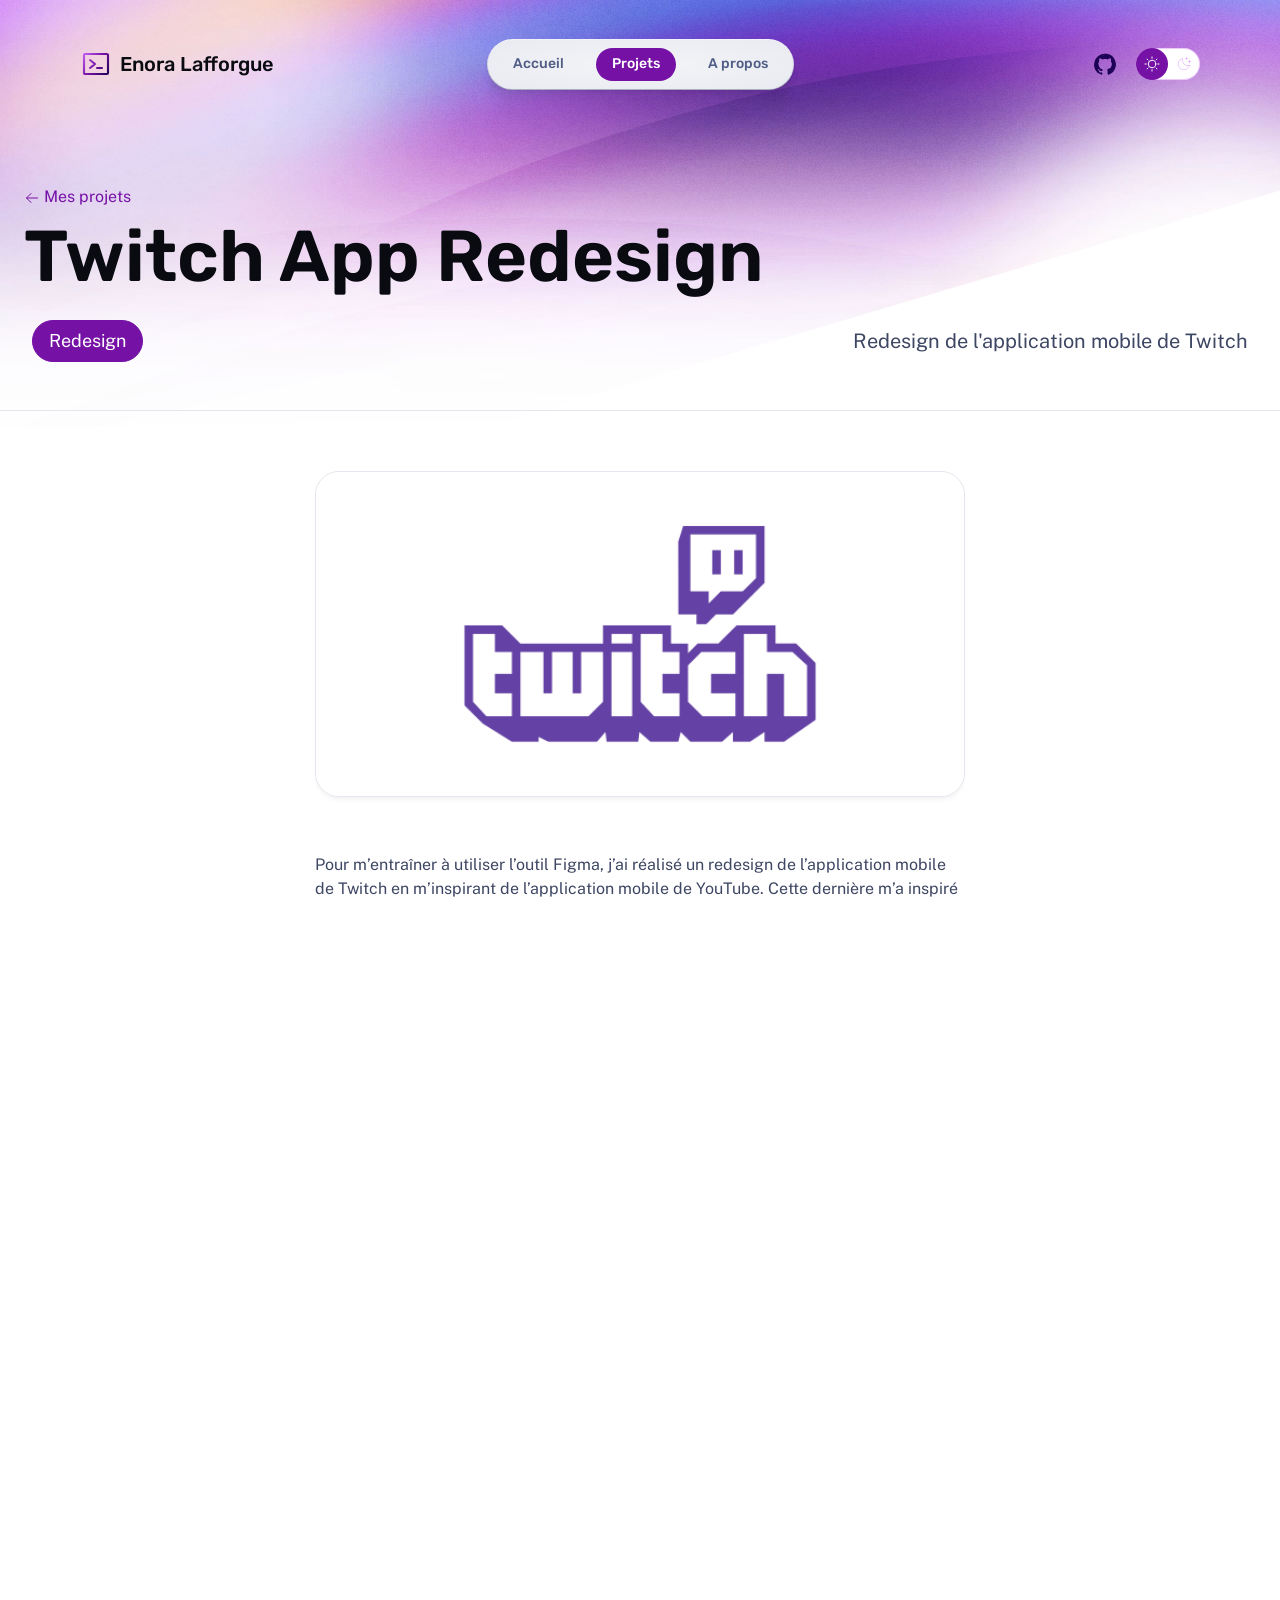
<file: projets/twitch-redesign/index.html>
<!DOCTYPE html>
<html lang="en" class="astro-37FXCHFA">
	<head>
		<meta charset="UTF-8">
<meta name="description" property="og:description" content="Redesign de l'application mobile de Twitch
">
<meta name="viewport" content="width=device-width">
<meta name="generator" content="Astro v2.2.3">
<title>Twitch App Redesign</title>

<link rel="icon" type="image/svg+xml" href="/favicon.svg">
<link rel="preconnect" href="https://fonts.googleapis.com">
<link rel="preconnect" href="https://fonts.gstatic.com" crossorigin>
<link href="https://fonts.googleapis.com/css2?family=Public+Sans:ital,wght@0,400;0,700;1,400&family=Rubik:wght@500;600&display=swap" rel="stylesheet">

<script>
	// This code is inlined in the head to make dark mode instant & blocking.
	const getThemePreference = () => {
		if (typeof localStorage !== 'undefined' && localStorage.getItem('theme')) {
			return localStorage.getItem('theme');
		}
		return window.matchMedia('(prefers-color-scheme: dark)').matches ? 'dark' : 'light';
	};
	const isDark = getThemePreference() === 'dark';
	document.documentElement.classList[isDark ? 'add' : 'remove']('theme-dark');

	if (typeof localStorage !== 'undefined') {
		// Watch the document element and persist user preference when it changes.
		const observer = new MutationObserver(() => {
			const isDark = document.documentElement.classList.contains('theme-dark');
			localStorage.setItem('theme', isDark ? 'dark' : 'light');
		});
		observer.observe(document.documentElement, { attributes: true, attributeFilter: ['class'] });
	}
</script>
	<link rel="stylesheet" href="/_astro/404.8e7ccd6e.css" />
<link rel="stylesheet" href="/_astro/a-propos.8c3abb9f.css" />
<link rel="stylesheet" href="/_astro/a-propos.93ec11f1.css" />
<link rel="stylesheet" href="/_astro/index.d2e14741.css" />
<link rel="stylesheet" href="/_astro/_...slug_.245796e5.css" /><script type="module">addEventListener("load",()=>document.documentElement.classList.add("loaded"));class i extends HTMLElement{constructor(){super(),this.appendChild(this.querySelector("template").content.cloneNode(!0));const e=this.querySelector("button"),t=document.getElementById("menu-content");t.hidden=!0;const n=s=>{e.setAttribute("aria-expanded",s?"true":"false"),t.hidden=!s};e.addEventListener("click",()=>n(t.hidden));const d=s=>{n(s.matches),e.hidden=s.matches},c=window.matchMedia("(min-width: 50em)");d(c),c.addEventListener("change",d)}}customElements.define("menu-button",i);class r extends HTMLElement{constructor(){super();const e=this.querySelector("button"),t=n=>{document.documentElement.classList[n?"add":"remove"]("theme-dark"),e.setAttribute("aria-pressed",String(n))};e.addEventListener("click",()=>t(!this.isDark())),t(this.isDark())}isDark(){return document.documentElement.classList.contains("theme-dark")}}customElements.define("theme-toggle",r);
</script></head>
	<body class="astro-37FXCHFA">
		<div class="stack backgrounds astro-37FXCHFA">
			<nav class="astro-DMQPWCEC">
	<div class="menu-header astro-DMQPWCEC">
		<a href="/" class="site-title astro-DMQPWCEC">
			<svg xmlns="http://www.w3.org/2000/svg" width="40" height="40" viewBox="0 0 256 256" aria-hidden="true" stroke="url(#icon-gradient-1twyi5pyj)" fill="url(#icon-gradient-1twyi5pyj)" style="--size:1.6em" class="astro-PATNJMLL">
	<g class="astro-PATNJMLL"><path fill="none" stroke-linecap="round" stroke-linejoin="round" stroke-width="16" d="m80 96 40 32-40 32m56 0h40"/><rect width="192" height="160" x="32" y="48" fill="none" stroke-linecap="round" stroke-linejoin="round" stroke-width="16.97" rx="8.5"/></g>
	<linearGradient id="icon-gradient-1twyi5pyj" x1="23" x2="235" y1="43" y2="202" gradientUnits="userSpaceOnUse" class="astro-PATNJMLL">
				<stop stop-color="var(--gradient-stop-1)" class="astro-PATNJMLL"></stop>
				<stop offset=".5" stop-color="var(--gradient-stop-2)" class="astro-PATNJMLL"></stop>
				<stop offset="1" stop-color="var(--gradient-stop-3)" class="astro-PATNJMLL"></stop>
			</linearGradient>
</svg>
			Enora Lafforgue
		</a>
		<menu-button class="astro-DMQPWCEC">
			<template class="astro-DMQPWCEC">
				<button class="menu-button astro-DMQPWCEC" aria-expanded="false">
					<span class="sr-only astro-DMQPWCEC">Menu</span>
					<svg xmlns="http://www.w3.org/2000/svg" width="40" height="40" viewBox="0 0 256 256" aria-hidden="true" stroke="currentcolor" fill="currentcolor" class="astro-PATNJMLL">
	<g class="astro-PATNJMLL"><path stroke-linecap="round" stroke-linejoin="round" stroke-width="16" d="M40 128h176M40 64h176M40 192h176"/></g>
	
</svg>
				</button>
			</template>
		</menu-button>
	</div>
	<div id="menu-content" class="astro-DMQPWCEC">
		<ul class="nav-items astro-DMQPWCEC">
			<li class="astro-DMQPWCEC">
						<a class="link astro-DMQPWCEC" href="/">
							Accueil
						</a>
					</li><li class="astro-DMQPWCEC">
						<a class="link active astro-DMQPWCEC" href="/projets/">
							Projets
						</a>
					</li><li class="astro-DMQPWCEC">
						<a class="link astro-DMQPWCEC" href="/a-propos/">
							A propos
						</a>
					</li>
		</ul>
		<div class="menu-footer astro-DMQPWCEC">
			<div class="socials astro-DMQPWCEC">
				<a href="https://github.com/EnoLaf" class="social astro-DMQPWCEC">
							<span class="sr-only astro-DMQPWCEC">GitHub</span>
							<svg xmlns="http://www.w3.org/2000/svg" width="40" height="40" viewBox="0 0 256 256" aria-hidden="true" stroke="currentcolor" fill="currentcolor" class="astro-PATNJMLL">
	<g class="astro-PATNJMLL"><g stroke-linecap="round" stroke-linejoin="round"><path fill="none" stroke-width="14.7" d="M55.7 167.2c13.9 1 21.3 13.1 22.2 14.6 4.2 7.2 10.4 9.6 18.3 7.1l1.1-3.4a60.3 60.3 0 0 1-25.8-11.9c-12-10.1-18-25.6-18-46.3"/><path fill="none" stroke-width="16" d="M61.4 205.1a24.5 24.5 0 0 1-3-6.1c-3.2-7.9-7.1-10.6-7.8-11.1l-1-.6c-2.4-1.6-9.5-6.5-7.2-13.9 1.4-4.5 6-7.2 12.3-7.2h.8c4 .3 7.6 1.5 10.7 3.2-9.1-10.1-13.6-24.3-13.6-42.3 0-11.3 3.5-21.7 10.1-30.4A46.7 46.7 0 0 1 65 67.3a8.3 8.3 0 0 1 5-4.7c2.8-.9 13.3-2.7 33.2 9.9a105 105 0 0 1 50.5 0c19.9-12.6 30.4-10.8 33.2-9.9 2.3.7 4.1 2.4 5 4.7 5 12.7 4 23.2 2.6 29.4 6.7 8.7 10 18.9 10 30.4 0 42.6-25.8 54.7-43.6 58.7 1.4 4.1 2.2 8.8 2.2 13.7l-.1 23.4v2.3"/><path fill="none" stroke-width="16" d="M160.9 185.7c1.4 4.1 2.2 8.8 2.2 13.7l-.1 23.4v2.3A98.6 98.6 0 1 0 61.4 205c-1.4-2.1-11.3-17.5-11.8-17.8-2.4-1.6-9.5-6.5-7.2-13.9 1.4-4.5 6-7.2 12.3-7.2h.8c4 .3 7.6 1.5 10.7 3.2-9.1-10.1-13.6-24.3-13.6-42.3 0-11.3 3.5-21.7 10.1-30.4A46.4 46.4 0 0 1 65 67.3a8.3 8.3 0 0 1 5-4.7c2.8-.9 13.3-2.7 33.2 9.9a105 105 0 0 1 50.5 0c19.9-12.6 30.4-10.8 33.2-9.9 2.3.7 4.1 2.4 5 4.7 5 12.7 4 23.2 2.6 29.4 6.7 8.7 10 18.9 10 30.4.1 42.6-25.8 54.7-43.6 58.6z"/><path fill="none" stroke-width="18.7" d="m170.1 203.3 17.3-12 17.2-18.7 9.5-26.6v-27.9l-9.5-27.5" /><path fill="none" stroke-width="22.7" d="m92.1 57.3 23.3-4.6 18.7-1.4 29.3 5.4m-110 32.6-8 16-4 21.4.6 20.3 3.4 13" /><path fill="none" stroke-width="13.3" d="M28.8 133a100 100 0 0 0 66.9 94.4v-8.7c-22.4 1.8-33-11.5-35.6-19.8-3.4-8.6-7.8-11.4-8.5-11.8"/></g></g>
	
</svg>
						</a>
			</div>

			<div class="theme-toggle astro-DMQPWCEC">
				<theme-toggle class="astro-X3PJSKD3">
	<button class="astro-X3PJSKD3">
		<span class="sr-only astro-X3PJSKD3">Dark theme</span>
		<span class="icon light astro-X3PJSKD3"><svg xmlns="http://www.w3.org/2000/svg" width="40" height="40" viewBox="0 0 256 256" aria-hidden="true" stroke="currentcolor" fill="currentcolor" class="astro-PATNJMLL">
	<g class="astro-PATNJMLL"><circle cx="128" cy="128" r="60" fill="none" stroke-linecap="round" stroke-linejoin="round" stroke-width="16"/><path fill="none" stroke-linecap="round" stroke-linejoin="round" stroke-width="16" d="M128 36V16M63 63 49 49m-13 79H16m47 65-14 14m79 13v20m65-47 14 14m13-79h20m-47-65 14-14"/></g>
	
</svg></span>
		<span class="icon dark astro-X3PJSKD3"><svg xmlns="http://www.w3.org/2000/svg" width="40" height="40" viewBox="0 0 256 256" aria-hidden="true" stroke="currentcolor" fill="currentcolor" class="astro-PATNJMLL">
	<g class="astro-PATNJMLL"><path fill="none" stroke-linecap="round" stroke-linejoin="round" stroke-width="16" d="M216 112V64m24 24h-48m-24-64v32m16-16h-32m65 113A92 92 0 0 1 103 39h0a92 92 0 1 0 114 114Z"/></g>
	
</svg></span>
	</button>
</theme-toggle>
			</div>
		</div>
	</div>
</nav>
			
	<div class="stack gap-20 astro-TD5PTGXV">
		<div class="stack gap-15 astro-TD5PTGXV">
			<header class="astro-TD5PTGXV">
				<div class="wrapper stack gap-2 astro-TD5PTGXV">
					<a class="back-link astro-TD5PTGXV" href="/projets/"><svg xmlns="http://www.w3.org/2000/svg" width="40" height="40" viewBox="0 0 256 256" aria-hidden="true" stroke="currentcolor" fill="currentcolor" class="astro-PATNJMLL">
	<g class="astro-PATNJMLL"><path fill="none" stroke-linecap="round" stroke-linejoin="round" stroke-width="16" d="M216 128H40m72-72-72 72 72 72"/></g>
	
</svg> Mes projets</a>
					<header class="hero stack gap-4 start astro-BBE6DXRZ">
	<div class="stack gap-2 astro-BBE6DXRZ">
		<h1 class="title astro-BBE6DXRZ">Twitch App Redesign</h1>
		
	</div>
	
						<div class="details astro-TD5PTGXV">
							<div class="tags astro-TD5PTGXV">
								<div class="pill astro-2QEYWK4B">Redesign</div>
							</div>
							<p class="description astro-TD5PTGXV">Redesign de l&#39;application mobile de Twitch
</p>
						</div>
					
</header>
				</div>
			</header>
			<main class="wrapper astro-TD5PTGXV">
				<div class="stack gap-10 content astro-TD5PTGXV">
					<img src="/assets/twitch_logo.png" alt="Twitch Logo" class="astro-TD5PTGXV">
					<div class="content astro-TD5PTGXV">
						<p>Pour m’entraîner à utiliser l’outil Figma, j’ai réalisé un redesign de l’application mobile de Twitch en m’inspirant de l’application mobile de YouTube. Cette dernière m’a inspiré pour sa mise en avant de certains contenus.</p>
<p>Mon redesign inclut les vignettes des streamers en live, que l’on peut trouver sur le site web de <a href="https://www.twitch.tv/">Twitch</a>, ainsi que les clips les plus récents, comme les shorts de <a href="https://www.youtube.com/">YouTube</a>. Mon idée était d’avoir la vidéo qui se lance automatiquement lorsque l’on défile, pour donner envie à l’utilisateur d’aller regarder le contenu.</p>
<p>Les vignettes des streamers seraient présentées sous forme de scroll horizontal, tout comme la partie des clips. Le reste de l’interface serait conçu avec un scroll “infini”, similaire au feed Instagram, pour charger continuellement de nouvelles vignettes des streams suivants.</p>
<pre>

</pre>
<p><img src="/assets/twitch_mockup.png" alt="image"></p>
					</div>
				</div>
			</main>
		</div>
		<aside class="astro-RCDZUQ3A">
	<h2 class="astro-RCDZUQ3A">Envie de travailler avec moi?</h2>
	<a href="mailto:enora.lafforgue@gmail.com" class="astro-BALV45LP">
		Contactez moi
		<svg xmlns="http://www.w3.org/2000/svg" width="40" height="40" viewBox="0 0 256 256" aria-hidden="true" stroke="currentcolor" fill="currentcolor" style="--size:1.2em" class="astro-PATNJMLL">
	<g class="astro-PATNJMLL"><path fill="none" stroke-linecap="round" stroke-linejoin="round" stroke-width="16" d="M210.3 35.9 23.9 88.4a8 8 0 0 0-1.2 15l85.6 40.5a7.8 7.8 0 0 1 3.8 3.8l40.5 85.6a8 8 0 0 0 15-1.2l52.5-186.4a7.9 7.9 0 0 0-9.8-9.8Zm-99.4 109.2 45.2-45.2"/></g>
	
</svg>
	</a>
</aside>
	</div>

			<footer class="astro-SZ7XMLTE">
	<div class="group astro-SZ7XMLTE">
		<p class="astro-SZ7XMLTE">
			Designed & Developed in Portland with <a href="https://astro.build/" class="astro-SZ7XMLTE">Astro</a>
			<svg xmlns="http://www.w3.org/2000/svg" width="40" height="40" viewBox="0 0 256 256" aria-hidden="true" stroke="currentcolor" fill="currentcolor" style="--size:1.2em" class="astro-PATNJMLL">
	<g class="astro-PATNJMLL"><path fill="none" stroke-linecap="round" stroke-linejoin="round" stroke-width="16" d="M94.1 184.6c-11.4 33.9-56.6 33.9-56.6 33.9s0-45.2 33.9-56.6m124.5-56.5L128 173.3 82.7 128l67.9-67.9C176.3 34.4 202 34.7 213 36.3a7.8 7.8 0 0 1 6.7 6.7c1.6 11 1.9 36.7-23.8 62.4Z"/><path fill="none" stroke-linecap="round" stroke-linejoin="round" stroke-width="16" d="M184.6 116.7v64.6a8 8 0 0 1-2.4 5.6l-32.3 32.4a8 8 0 0 1-13.5-4.1l-8.4-41.9m11.3-101.9H74.7a8 8 0 0 0-5.6 2.4l-32.4 32.3a8 8 0 0 0 4.1 13.5l41.9 8.4"/></g>
	
</svg>
		</p>
		<p class="astro-SZ7XMLTE">&copy; 2023 Enora Lafforgue</p>
	</div>
	<p class="socials astro-SZ7XMLTE">
		<a href="https://github.com/EnoLaf" class="astro-SZ7XMLTE"> GitHub</a>
	</p>
</footer>
		</div>

		

		
	</body>
</html>
</file>
<file: _astro/404.8e7ccd6e.css>
:root{--gray-0: #090b11;--gray-50: #141925;--gray-100: #283044;--gray-200: #3d4663;--gray-300: #505d84;--gray-400: #6474a2;--gray-500: #8490b5;--gray-600: #a3acc8;--gray-700: #c3cadb;--gray-800: #e3e6ee;--gray-900: #f3f4f7;--gray-999-basis: 0, 0%, 100%;--gray-999_40: hsla(var(--gray-999-basis), .4);--gray-999: #ffffff;--accent-light: #c561f6;--accent-regular: #7611a6;--accent-dark: #1c0056;--accent-overlay: hsla(280, 89%, 67%, .33);--accent-subtle-overlay: var(--accent-overlay);--accent-text-over: var(--gray-999);--link-color: var(--accent-regular);--gradient-stop-1: var(--accent-light);--gradient-stop-2: var(--accent-regular);--gradient-stop-3: var(--accent-dark);--gradient-subtle: linear-gradient(150deg, var(--gray-900) 19%, var(--gray-999) 150%);--gradient-accent: linear-gradient( 150deg, var(--gradient-stop-1), var(--gradient-stop-2), var(--gradient-stop-3) );--gradient-accent-orange: linear-gradient( 150deg, #ca7879, var(--accent-regular), var(--accent-dark) );--gradient-stroke: linear-gradient(180deg, var(--gray-900), var(--gray-700));--shadow-sm: 0px 6px 3px rgba(9, 11, 17, .01), 0px 4px 2px rgba(9, 11, 17, .01), 0px 2px 2px rgba(9, 11, 17, .02), 0px 0px 1px rgba(9, 11, 17, .03);--shadow-md: 0px 28px 11px rgba(9, 11, 17, .01), 0px 16px 10px rgba(9, 11, 17, .03), 0px 7px 7px rgba(9, 11, 17, .05), 0px 2px 4px rgba(9, 11, 17, .06);--shadow-lg: 0px 62px 25px rgba(9, 11, 17, .01), 0px 35px 21px rgba(9, 11, 17, .05), 0px 16px 16px rgba(9, 11, 17, .1), 0px 4px 9px rgba(9, 11, 17, .12);--text-sm: .875rem;--text-base: 1rem;--text-md: 1.125rem;--text-lg: 1.25rem;--text-xl: 1.625rem;--text-2xl: 2.125rem;--text-3xl: 2.625rem;--text-4xl: 3.5rem;--text-5xl: 4.5rem;--font-system: system-ui, -apple-system, BlinkMacSystemFont, "Segoe UI", Roboto, Oxygen, Ubuntu, Cantarell, "Open Sans", "Helvetica Neue", sans-serif;--font-body: "Public Sans", var(--font-system);--font-brand: Rubik, var(--font-system);--theme-transition: .2s ease-in-out}:root.theme-dark{--gray-0: #ffffff;--gray-50: #f3f4f7;--gray-100: #e3e6ee;--gray-200: #c3cadb;--gray-300: #a3acc8;--gray-400: #8490b5;--gray-500: #6474a2;--gray-600: #505d84;--gray-700: #3d4663;--gray-800: #283044;--gray-900: #141925;--gray-999-basis: 225, 31%, 5%;--gray-999: #090b11;--accent-light: #1c0056;--accent-regular: #7611a6;--accent-dark: #c561f6;--accent-overlay: hsla(280, 89%, 67%, .33);--accent-subtle-overlay: hsla(281, 81%, 36%, .33);--accent-text-over: var(--gray-0);--link-color: var(--accent-dark);--gradient-stop-1: #4c11c6;--gradient-subtle: linear-gradient(150deg, var(--gray-900) 19%, var(--gray-999) 81%);--gradient-accent-orange: linear-gradient( 150deg, #ca7879, var(--accent-regular), var(--accent-light) );--gradient-stroke: linear-gradient(180deg, var(--gray-600), var(--gray-800));--shadow-sm: 0px 6px 3px rgba(255, 255, 255, .01), 0px 4px 2px rgba(255, 255, 255, .01), 0px 2px 2px rgba(255, 255, 255, .02), 0px 0px 1px rgba(255, 255, 255, .03);--shadow-md: 0px 28px 11px rgba(255, 255, 255, .01), 0px 16px 10px rgba(255, 255, 255, .03), 0px 7px 7px rgba(255, 255, 255, .05), 0px 2px 4px rgba(255, 255, 255, .06);--shadow-lg: 0px 62px 25px rgba(255, 255, 255, .01), 0px 35px 21px rgba(255, 255, 255, .05), 0px 16px 16px rgba(255, 255, 255, .1), 0px 4px 9px rgba(255, 255, 255, .12)}html,body{height:100%;overflow-x:hidden}body{background-color:var(--gray-999);color:var(--gray-200);font-family:var(--font-body);-webkit-font-smoothing:antialiased;line-height:1.5}*,*:after,*:before{box-sizing:border-box;margin:0}img{max-width:100%;height:auto}a{color:var(--link-color)}h1,h2,h3,h4,h5{line-height:1.1;font-family:var(--font-brand);font-weight:600;color:var(--gray-100)}h1{font-size:var(--text-5xl)}h2{font-size:var(--text-4xl)}h3{font-size:var(--text-3xl)}h4{font-size:var(--text-2xl)}h5{font-size:var(--text-xl)}.sr-only{position:absolute;width:1px;height:1px;padding:0;margin:-1px;overflow:hidden;clip:rect(0,0,0,0);white-space:nowrap;border-width:0}.wrapper{width:100%;max-width:83rem;margin-inline:auto;padding-inline:1.5rem}.stack{display:flex;flex-direction:column}.gap-2{gap:.5rem}.gap-4{gap:1rem}.gap-8{gap:2rem}.gap-10{gap:2.5rem}.gap-15{gap:3.75rem}.gap-20{gap:5rem}.gap-30{gap:7.5rem}.gap-48{gap:12rem}@media (min-width: 50em){.lg\:gap-2{gap:.5rem}.lg\:gap-4{gap:1rem}.lg\:gap-8{gap:2rem}.lg\:gap-10{gap:2.5rem}.lg\:gap-15{gap:3.75rem}.lg\:gap-20{gap:5rem}.lg\:gap-30{gap:7.5rem}.lg\:gap-48{gap:12rem}}button:where(.astro-X3PJSKD3){display:flex;border:0;border-radius:999rem;padding:0;background-color:var(--gray-999);box-shadow:inset 0 0 0 1px var(--accent-overlay);cursor:pointer}.icon:where(.astro-X3PJSKD3){z-index:1;position:relative;display:flex;padding:.5rem;width:2rem;height:2rem;font-size:1rem;color:var(--accent-overlay)}.icon:where(.astro-X3PJSKD3).light:before{content:"";z-index:-1;position:absolute;inset:0;background-color:var(--accent-regular);border-radius:999rem}.theme-dark .icon:where(.astro-X3PJSKD3).light:before{transform:translate(100%)}.theme-dark .icon:where(.astro-X3PJSKD3).dark,html:not(.theme-dark) .icon:where(.astro-X3PJSKD3).light,button:where(.astro-X3PJSKD3)[aria-pressed=false] .icon:where(.astro-X3PJSKD3).light{color:var(--accent-text-over)}@media (prefers-reduced-motion: no-preference){.icon:where(.astro-X3PJSKD3),.icon:where(.astro-X3PJSKD3).light:before{transition:transform var(--theme-transition),color var(--theme-transition)}}@media (forced-colors: active){.icon:where(.astro-X3PJSKD3).light:before{background-color:SelectedItem}}nav:where(.astro-DMQPWCEC){z-index:9999;position:relative;font-family:var(--font-brand);font-weight:500;margin-bottom:3.5rem}.menu-header:where(.astro-DMQPWCEC){display:flex;justify-content:space-between;gap:.5rem;padding:1.5rem}.site-title:where(.astro-DMQPWCEC){display:flex;gap:.5rem;align-items:center;line-height:1.1;color:var(--gray-0);text-decoration:none}.menu-button:where(.astro-DMQPWCEC){position:relative;display:flex;border:0;border-radius:999rem;padding:.5rem;font-size:1.5rem;color:var(--gray-300);background:radial-gradient(var(--gray-900),var(--gray-800) 150%);box-shadow:var(--shadow-md)}.menu-button:where(.astro-DMQPWCEC)[aria-expanded=true]{color:var(--gray-0);background:linear-gradient(180deg,var(--gray-600),transparent),radial-gradient(var(--gray-900),var(--gray-800) 150%)}.menu-button:where(.astro-DMQPWCEC)[hidden]{display:none}.menu-button:where(.astro-DMQPWCEC):before{position:absolute;inset:-1px;content:"";background:var(--gradient-stroke);border-radius:999rem;z-index:-1}#menu-content:where(.astro-DMQPWCEC){position:absolute;left:0;right:0}.nav-items:where(.astro-DMQPWCEC){margin:0;display:flex;flex-direction:column;gap:1rem;font-size:var(--text-md);line-height:1.2;list-style:none;padding:2rem;background-color:var(--gray-999);border-bottom:1px solid var(--gray-800)}.link:where(.astro-DMQPWCEC){display:inline-block;color:var(--gray-300);text-decoration:none}.link:where(.astro-DMQPWCEC).active{color:var(--gray-0)}.menu-footer:where(.astro-DMQPWCEC){--icon-size: var(--text-xl);--icon-padding: .5rem;display:flex;justify-content:space-between;gap:.75rem;padding:1.5rem 2rem 1.5rem 1.5rem;background-color:var(--gray-999);border-radius:0 0 .75rem .75rem;box-shadow:var(--shadow-lg)}.socials:where(.astro-DMQPWCEC){display:flex;flex-wrap:wrap;gap:.625rem;font-size:var(--icon-size)}.social:where(.astro-DMQPWCEC){display:flex;padding:var(--icon-padding);text-decoration:none;color:var(--accent-dark);transition:color var(--theme-transition)}.social:where(.astro-DMQPWCEC):hover,.social:where(.astro-DMQPWCEC):focus{color:var(--accent-text-over)}.theme-toggle:where(.astro-DMQPWCEC){display:flex;align-items:center;height:calc(var(--icon-size) + 2 * var(--icon-padding))}@media (min-width: 50em){nav:where(.astro-DMQPWCEC){display:grid;grid-template-columns:1fr auto 1fr;align-items:center;padding:2.5rem 5rem;gap:1rem}.menu-header:where(.astro-DMQPWCEC){padding:0}.site-title:where(.astro-DMQPWCEC){font-size:var(--text-lg)}#menu-content:where(.astro-DMQPWCEC){display:contents}.nav-items:where(.astro-DMQPWCEC){position:relative;flex-direction:row;font-size:var(--text-sm);border-radius:999rem;border:0;padding:.5rem .5625rem;background:radial-gradient(var(--gray-900),var(--gray-800) 150%);box-shadow:var(--shadow-md)}.nav-items:where(.astro-DMQPWCEC):before{position:absolute;inset:-1px;content:"";background:var(--gradient-stroke);border-radius:999rem;z-index:-1}.link:where(.astro-DMQPWCEC){padding:.5rem 1rem;border-radius:999rem;transition:color var(--theme-transition),background-color var(--theme-transition)}.link:where(.astro-DMQPWCEC):hover,.link:where(.astro-DMQPWCEC):focus{color:var(--gray-100);background-color:var(--accent-subtle-overlay)}.link:where(.astro-DMQPWCEC).active{color:var(--accent-text-over);background-color:var(--accent-regular)}.menu-footer:where(.astro-DMQPWCEC){--icon-padding: .375rem;justify-self:flex-end;align-items:center;padding:0;background-color:transparent;box-shadow:none}.socials:where(.astro-DMQPWCEC){display:none}}@media (min-width: 60em){.socials:where(.astro-DMQPWCEC){display:flex;justify-content:flex-end;gap:0}}@media (forced-colors: active){.link:where(.astro-DMQPWCEC).active{color:SelectedItem}}footer:where(.astro-SZ7XMLTE){display:flex;flex-direction:column;gap:3rem;margin-top:auto;padding:3rem 2rem;text-align:center;color:var(--gray-400);font-size:var(--text-sm)}footer:where(.astro-SZ7XMLTE) a:where(.astro-SZ7XMLTE){color:var(--gray-400);text-decoration:1px solid underline transparent;text-underline-offset:.25em;transition:text-decoration-color var(--theme-transition)}footer:where(.astro-SZ7XMLTE) a:where(.astro-SZ7XMLTE):hover,footer:where(.astro-SZ7XMLTE) a:where(.astro-SZ7XMLTE):focus{text-decoration-color:currentColor}.group:where(.astro-SZ7XMLTE){display:flex;flex-direction:column;gap:.5rem}.socials:where(.astro-SZ7XMLTE){display:flex;justify-content:center;gap:1rem;flex-wrap:wrap}@media (min-width: 50em){footer:where(.astro-SZ7XMLTE){flex-direction:row;justify-content:space-between;padding:2.5rem 5rem}.group:where(.astro-SZ7XMLTE){flex-direction:row;gap:1rem;flex-wrap:wrap}.socials:where(.astro-SZ7XMLTE){justify-content:flex-end}}:root{--_placeholder-bg: linear-gradient(transparent, transparent);--bg-image-main: url(/assets/backgrounds/bg-main-light-800w.jpg);--bg-image-main-curves: url(/assets/backgrounds/bg-main-light.svg);--bg-image-subtle-1: var(--_placeholder-bg);--bg-image-subtle-2: var(--_placeholder-bg);--bg-image-footer: var(--_placeholder-bg);--bg-svg-blend-mode: overlay;--bg-blend-mode: darken;--bg-image-aspect-ratio: 2.25;--bg-scale: 1.68;--bg-aspect-ratio: calc(var(--bg-image-aspect-ratio) / var(--bg-scale));--bg-gradient-size: calc(var(--bg-scale) * 100%)}:root.theme-dark{--bg-image-main: url(/assets/backgrounds/bg-main-dark-800w.jpg);--bg-image-main-curves: url(/assets/backgrounds/bg-main-dark.svg);--bg-svg-blend-mode: darken;--bg-blend-mode: lighten}:root.loaded{--bg-image-subtle-1: url(/assets/backgrounds/bg-subtle-1-light-800w.jpg);--bg-image-subtle-2: url(/assets/backgrounds/bg-subtle-2-light-800w.jpg);--bg-image-footer: url(/assets/backgrounds/bg-footer-light-800w.jpg)}:root.loaded.theme-dark{--bg-image-subtle-1: url(/assets/backgrounds/bg-subtle-1-dark-800w.jpg);--bg-image-subtle-2: url(/assets/backgrounds/bg-subtle-2-dark-800w.jpg);--bg-image-footer: url(/assets/backgrounds/bg-footer-dark-800w.jpg)}@media (min-width: 50em){:root{--bg-scale: 1;--bg-image-main: url(/assets/backgrounds/bg-main-light-1440w.jpg)}:root.theme-dark{--bg-image-main: url(/assets/backgrounds/bg-main-dark-1440w.jpg)}:root.loaded{--bg-image-subtle-1: url(/assets/backgrounds/bg-subtle-1-light-1440w.jpg);--bg-image-subtle-2: url(/assets/backgrounds/bg-subtle-2-light-1440w.jpg);--bg-image-footer: url(/assets/backgrounds/bg-footer-light-1440w.jpg)}:root.loaded.theme-dark{--bg-image-subtle-1: url(/assets/backgrounds/bg-subtle-1-dark-1440w.jpg);--bg-image-subtle-2: url(/assets/backgrounds/bg-subtle-2-dark-1440w.jpg);--bg-image-footer: url(/assets/backgrounds/bg-footer-dark-1440w.jpg)}}.backgrounds:where(.astro-37FXCHFA){min-height:100%;isolation:isolate;background:url(/assets/backgrounds/noise.png) top center/220px repeat,var(--bg-image-footer) bottom center/var(--bg-gradient-size) no-repeat,var(--bg-image-main-curves) top center/var(--bg-gradient-size) no-repeat,var(--bg-image-main) top center/var(--bg-gradient-size) no-repeat,var(--gray-999);background-blend-mode:overlay,var(--bg-blend-mode),var(--bg-svg-blend-mode),normal,normal}@media (forced-colors: active){.backgrounds:where(.astro-37FXCHFA){background:none;background-blend-mode:none;--bg-gradient-size: none}}.hero:where(.astro-BBE6DXRZ){font-size:var(--text-lg);text-align:center}.title:where(.astro-BBE6DXRZ),.tagline:where(.astro-BBE6DXRZ){max-width:37ch;margin-inline:auto}.title:where(.astro-BBE6DXRZ){font-size:var(--text-3xl);color:var(--gray-0)}@media (min-width: 50em){.hero:where(.astro-BBE6DXRZ){font-size:var(--text-xl)}.start:where(.astro-BBE6DXRZ){text-align:start}.start:where(.astro-BBE6DXRZ) .title:where(.astro-BBE6DXRZ),.start:where(.astro-BBE6DXRZ) .tagline:where(.astro-BBE6DXRZ){margin-inline:unset}.title:where(.astro-BBE6DXRZ){font-size:var(--text-5xl)}}
</file>
<file: _astro/index.95ab5b83.css>
.grid:where(.astro-VC5TSDMU){display:grid;grid-auto-rows:1fr;gap:1rem;list-style:none;padding:0}.grid:where(.astro-VC5TSDMU).small{grid-template-columns:1fr 1fr;gap:1.5rem}.grid:where(.astro-VC5TSDMU).small>:last-child:nth-child(odd){grid-column:1 / 3}@media (min-width: 50em){.grid:where(.astro-VC5TSDMU){grid-template-columns:1fr 1fr;gap:4rem}.grid:where(.astro-VC5TSDMU).offset{--row-offset: 7.5rem;padding-bottom:var(--row-offset)}.grid:where(.astro-VC5TSDMU).offset>:nth-child(odd){transform:translateY(var(--row-offset))}.grid:where(.astro-VC5TSDMU).offset>:last-child:nth-child(odd){grid-column:2 / 3;transform:none}.grid:where(.astro-VC5TSDMU).small{display:flex;flex-wrap:wrap;justify-content:center;gap:2rem}.grid:where(.astro-VC5TSDMU).small>*{flex-basis:20rem}}.card:where(.astro-LGKM4U2A){display:grid;grid-template:auto 1fr / auto 1fr;height:11rem;background:var(--gradient-subtle);border:1px solid var(--gray-800);border-radius:.75rem;overflow:hidden;box-shadow:var(--shadow-sm);text-decoration:none;font-family:var(--font-brand);font-size:var(--text-lg);font-weight:500;transition:box-shadow var(--theme-transition)}.card:where(.astro-LGKM4U2A):hover{box-shadow:var(--shadow-md)}.title:where(.astro-LGKM4U2A){grid-area:1 / 1 / 2 / 2;z-index:1;margin:.5rem;padding:.5rem 1rem;background:var(--gray-999);color:var(--gray-200);border-radius:.375rem}img:where(.astro-LGKM4U2A){grid-area:1 / 1 / 3 / 3;width:100%;height:100%;object-fit:cover}@media (min-width: 50em){.card:where(.astro-LGKM4U2A){height:22rem;border-radius:1.5rem}.title:where(.astro-LGKM4U2A){border-radius:.9375rem}}
</file>
<file: _astro/index.d2e14741.css>
.pill:where(.astro-2QEYWK4B){display:flex;padding:.5rem 1rem;gap:.5rem;color:var(--accent-text-over);border:1px solid var(--accent-regular);background-color:var(--accent-regular);border-radius:999rem;font-size:var(--text-md);line-height:1.35;white-space:nowrap}
</file>
<file: _astro/a-propos.8c3abb9f.css>
a:where(.astro-BALV45LP){position:relative;display:flex;place-content:center;text-align:center;padding:.56em 2em;gap:.8em;color:var(--accent-text-over);text-decoration:none;line-height:1.1;border-radius:999rem;overflow:hidden;background:var(--gradient-accent-orange);box-shadow:var(--shadow-md);white-space:nowrap}@media (min-width: 20em){a:where(.astro-BALV45LP){font-size:var(--text-lg)}}a:where(.astro-BALV45LP):after{content:"";position:absolute;inset:0;pointer-events:none;transition:background-color var(--theme-transition);mix-blend-mode:overlay}a:where(.astro-BALV45LP):focus:after,a:where(.astro-BALV45LP):hover:after{background-color:hsla(var(--gray-999-basis),.3)}@media (min-width: 50em){a:where(.astro-BALV45LP){padding:1.125rem 2.5rem;font-size:var(--text-xl)}}aside:where(.astro-RCDZUQ3A){display:flex;flex-direction:column;align-items:center;gap:3rem;border-top:1px solid var(--gray-800);border-bottom:1px solid var(--gray-800);padding:5rem 1.5rem;background-color:var(--gray-999_40);box-shadow:var(--shadow-sm)}h2:where(.astro-RCDZUQ3A){font-size:var(--text-xl);text-align:center;max-width:15ch}@media (min-width: 50em){aside:where(.astro-RCDZUQ3A){padding:7.5rem;flex-direction:row;flex-wrap:wrap;justify-content:space-between}h2:where(.astro-RCDZUQ3A){font-size:var(--text-3xl);text-align:left}}
</file>
<file: _astro/index.e0da855c.css>
.box:where(.astro-AB4IHPZS){border:1px solid var(--gray-800);border-radius:.75rem;padding:1.5rem;background-color:var(--gray-999_40);box-shadow:var(--shadow-sm)}.skills:where(.astro-AB4IHPZS){display:flex;flex-direction:column;gap:3rem}.skills:where(.astro-AB4IHPZS) h2:where(.astro-AB4IHPZS){font-size:var(--text-lg)}.skills:where(.astro-AB4IHPZS) p:where(.astro-AB4IHPZS){color:var(--gray-400)}@media (min-width: 50em){.box:where(.astro-AB4IHPZS){border-radius:1.5rem;padding:2.5rem}.skills:where(.astro-AB4IHPZS){display:grid;grid-template-columns:repeat(3,1fr);gap:5rem}.skills:where(.astro-AB4IHPZS) h2:where(.astro-AB4IHPZS){font-size:var(--text-2xl)}}.hero:where(.astro-J7PV25F6){display:flex;flex-direction:column;align-items:center;gap:2rem}.roles:where(.astro-J7PV25F6){display:none}.hero:where(.astro-J7PV25F6) img:where(.astro-J7PV25F6){aspect-ratio:5 / 4;object-fit:cover;object-position:top;border-radius:1.5rem;box-shadow:var(--shadow-md)}@media (min-width: 50em){.hero:where(.astro-J7PV25F6){display:grid;grid-template-columns:6fr 4fr;padding-inline:2.5rem;gap:3.75rem}.roles:where(.astro-J7PV25F6){margin-top:.5rem;display:flex;gap:.5rem}.hero:where(.astro-J7PV25F6) img:where(.astro-J7PV25F6){aspect-ratio:3 / 4;border-radius:4.5rem;object-fit:cover}}.section:where(.astro-J7PV25F6){display:grid;gap:2rem}.with-background:where(.astro-J7PV25F6){position:relative}.with-background:where(.astro-J7PV25F6):before{--hero-bg: var(--bg-image-subtle-2);content:"";position:absolute;pointer-events:none;left:50%;width:100vw;aspect-ratio:calc(2.25 / var(--bg-scale));top:0;transform:translateY(-75%) translate(-50%);background:url(/assets/backgrounds/noise.png) top center/220px repeat,var(--hero-bg) center center / var(--bg-gradient-size) no-repeat,var(--gray-999);background-blend-mode:overlay,normal,normal,normal;mix-blend-mode:var(--bg-blend-mode);z-index:-1}.with-background:where(.astro-J7PV25F6).bg-variant:before{--hero-bg: var(--bg-image-subtle-1)}.section-header:where(.astro-J7PV25F6){justify-self:center;text-align:center;max-width:50ch;font-size:var(--text-md);color:var(--gray-300)}.section-header:where(.astro-J7PV25F6) h3:where(.astro-J7PV25F6){font-size:var(--text-2xl)}@media (min-width: 50em){.section:where(.astro-J7PV25F6){grid-template-columns:repeat(4,1fr);grid-template-areas:"header header header header" "gallery gallery gallery gallery";gap:5rem}.section:where(.astro-J7PV25F6).with-cta{grid-template-areas:"header header header cta" "gallery gallery gallery gallery"}.section-header:where(.astro-J7PV25F6){grid-area:header;font-size:var(--text-lg)}.section-header:where(.astro-J7PV25F6) h3:where(.astro-J7PV25F6){font-size:var(--text-4xl)}.with-cta:where(.astro-J7PV25F6) .section-header:where(.astro-J7PV25F6){justify-self:flex-start;text-align:left}.gallery:where(.astro-J7PV25F6){grid-area:gallery}.cta:where(.astro-J7PV25F6){grid-area:cta}}.mention-card:where(.astro-J7PV25F6){display:flex;height:7rem;justify-content:center;align-items:center;text-align:center;border:1px solid var(--gray-800);border-radius:1.5rem;color:var(--gray-300);background:var(--gradient-subtle);box-shadow:var(--shadow-sm)}@media (min-width: 50em){.mention-card:where(.astro-J7PV25F6){border-radius:1.5rem;height:9.5rem}}
</file>
<file: _astro/a-propos.93ec11f1.css>
svg:where(.astro-PATNJMLL){vertical-align:middle;width:var(--size, 1em);height:var(--size, 1em)}
</file>
<file: _astro/a-propos.e65dad21.css>
.about:where(.astro-XP7OEIM3){display:flex;flex-direction:column;gap:3.5rem}img:where(.astro-XP7OEIM3){margin-top:1.5rem;border-radius:1.5rem;box-shadow:var(--shadow-md)}section:where(.astro-XP7OEIM3){display:flex;flex-direction:column;gap:.5rem;color:var(--gray-200)}.section-title:where(.astro-XP7OEIM3){grid-column-start:1;font-size:var(--text-xl);color:var(--gray-0)}.content:where(.astro-XP7OEIM3){grid-column:2 / 4}.content:where(.astro-XP7OEIM3) a{text-decoration:1px solid underline transparent;text-underline-offset:.25em;transition:text-decoration-color var(--theme-transition)}.content:where(.astro-XP7OEIM3) a:hover,.content:where(.astro-XP7OEIM3) a:focus{text-decoration-color:currentColor}@media (min-width: 50em){.about:where(.astro-XP7OEIM3){display:grid;grid-template-columns:1fr 60% 1fr}.about:where(.astro-XP7OEIM3)>:first-child{grid-column-start:2}section:where(.astro-XP7OEIM3){display:contents;font-size:var(--text-lg)}}
</file>
<file: _astro/_...slug_.245796e5.css>
header:where(.astro-TD5PTGXV){padding-bottom:2.5rem;border-bottom:1px solid var(--gray-800)}.back-link:where(.astro-TD5PTGXV){display:none}.details:where(.astro-TD5PTGXV){display:flex;flex-direction:column;padding:.5rem;gap:1.5rem;justify-content:space-between;align-items:center}.tags:where(.astro-TD5PTGXV){display:flex;gap:.5rem}.description:where(.astro-TD5PTGXV){font-size:var(--text-lg);max-width:54ch}.content:where(.astro-TD5PTGXV){max-width:65ch;margin-inline:auto}.content:where(.astro-TD5PTGXV)>*+*{margin-top:1rem}.content:where(.astro-TD5PTGXV) h1,.content:where(.astro-TD5PTGXV) h2,.content:where(.astro-TD5PTGXV) h3,.content:where(.astro-TD5PTGXV) h4,.content:where(.astro-TD5PTGXV) h5{margin:1.5rem 0}.content:where(.astro-TD5PTGXV) img{border-radius:1.5rem;box-shadow:var(--shadow-sm);background:var(--gradient-subtle);border:1px solid var(--gray-800)}.content:where(.astro-TD5PTGXV) blockquote{font-size:var(--text-lg);font-family:var(--font-brand);font-weight:600;line-height:1.1;padding-inline-start:1.5rem;border-inline-start:.25rem solid var(--accent-dark);color:var(--gray-0)}.back-link:where(.astro-TD5PTGXV),.content:where(.astro-TD5PTGXV) a{text-decoration:1px solid underline transparent;text-underline-offset:.25em;transition:text-decoration-color var(--theme-transition)}.back-link:where(.astro-TD5PTGXV):hover,.back-link:where(.astro-TD5PTGXV):focus,.content:where(.astro-TD5PTGXV) a:hover,.content:where(.astro-TD5PTGXV) a:focus{text-decoration-color:currentColor}@media (min-width: 50em){.back-link:where(.astro-TD5PTGXV){display:block;align-self:flex-start}.details:where(.astro-TD5PTGXV){flex-direction:row;gap:2.5rem}.content:where(.astro-TD5PTGXV) blockquote{font-size:var(--text-2xl)}}
</file>
